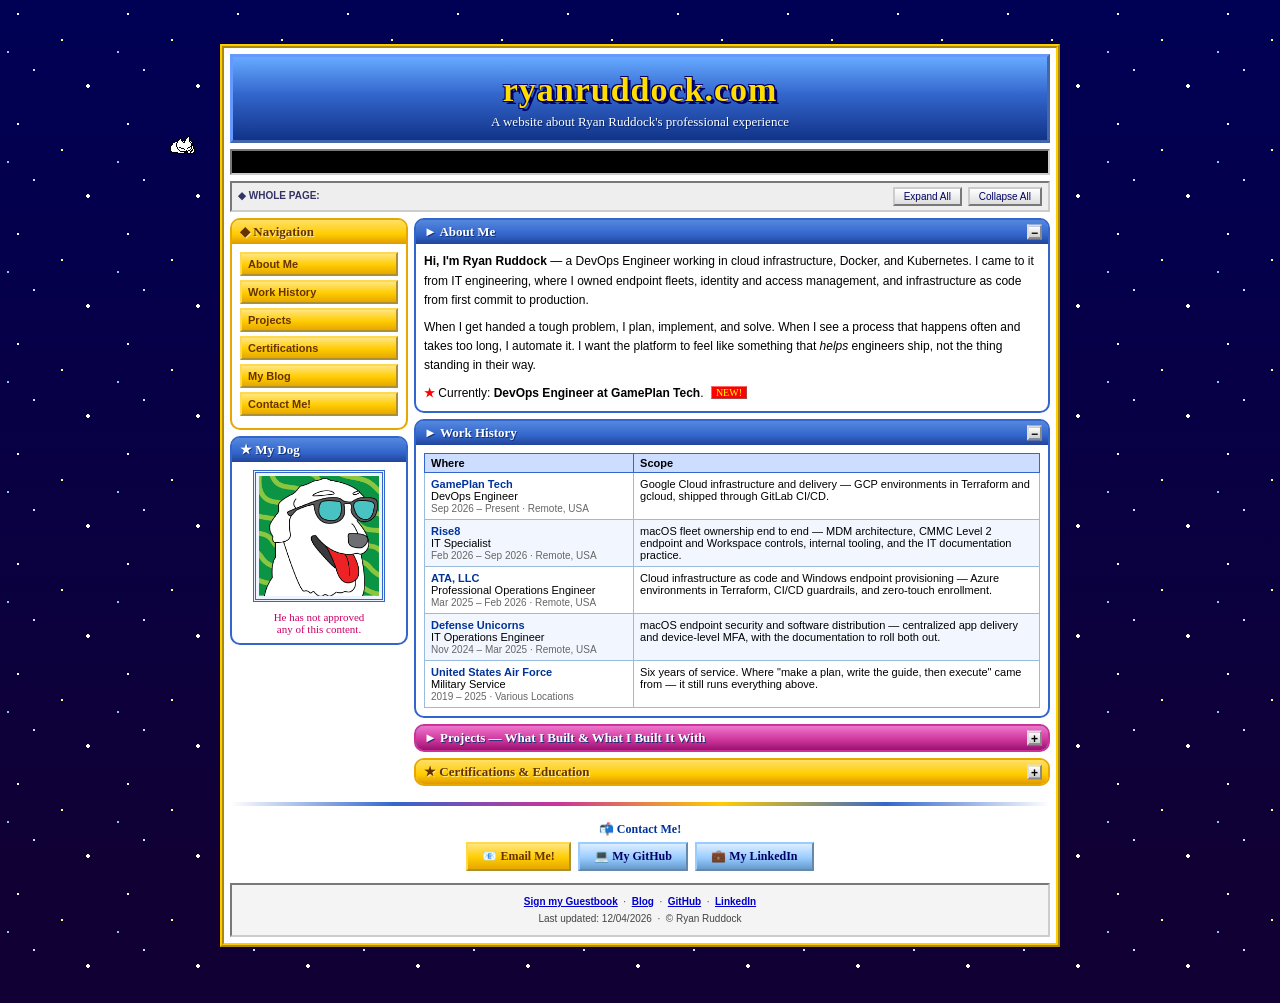
<file: index.html>
<!DOCTYPE html>
<html lang="en">
<head>
<meta charset="UTF-8">
<meta name="viewport" content="width=device-width, initial-scale=1.0">
<title>ryanruddock.com</title>
<link rel="icon" href="data:image/svg+xml,<svg xmlns=%22http://www.w3.org/2000/svg%22 viewBox=%220 0 100 100%22><text y=%22.9em%22 font-size=%2290%22>🐶</text></svg>">
<style>
/* ============================================================
   RYAN'S HOMEPAGE v4.0  ::  best viewed at 800x600
   ============================================================ */

body {
  margin: 0;
  padding: 12px 8px 30px;
  box-sizing: border-box;
  /* keep the page at least a screen tall so a fully-collapsed page
     still has something for the backdrop to sit against */
  min-height: 100vh;
  font-family: Verdana, Geneva, "MS Sans Serif", sans-serif;
  font-size: 12px;
  color: #000000;
  /* matches the far end of the gradient, so any area the gradient
     does not reach blends instead of banding */
  background-color: #110033;
  /* tiled starfield, the way God and Netscape intended */
  background-image:
    radial-gradient(1.5px 1.5px at 18px 14px, #ffffff 99%, transparent 100%),
    radial-gradient(1px 1px at 62px 40px, #ffff99 99%, transparent 100%),
    radial-gradient(1px 1px at 34px 70px, #ccddff 99%, transparent 100%),
    radial-gradient(2px 2px at 88px 86px, #ffffff 99%, transparent 100%),
    radial-gradient(1px 1px at 8px 52px, #99bbff 99%, transparent 100%),
    linear-gradient(#000055, #110033);
  background-size: 110px 110px, 110px 110px, 110px 110px, 110px 110px, 110px 110px, 100% 100%;
  /* the star layers tile; the gradient must not - it is pinned to the
     viewport so its height never depends on how much is expanded */
  background-repeat: repeat, repeat, repeat, repeat, repeat, no-repeat;
  background-attachment: scroll, scroll, scroll, scroll, scroll, fixed;
}

/* wide enough for the cat (neko/neko.js): room above and below the page
   for it to walk around the border, not just beside it */
@media (min-width: 980px) {
  body { padding-top: 44px; padding-bottom: 56px; }
}

img { max-width: 100%; }
[hidden] { display: none !important; }

a { color: #0000cc; }
a:visited { color: #660099; }
a:hover { color: #ff0000; }

/* ---- the page "shell": one big bordered table, obviously ---- */
.page {
  max-width: 820px;
  margin: 0 auto;
  background: #ffffff;
  border: 4px ridge #ffcc00;
  padding: 6px;
}

/* ============================ BANNER ======================== */
.banner {
  border: 3px outset #6699ff;
  background: #3366cc;
  background-image: linear-gradient(#66aaff, #3366cc 45%, #113388);
  text-align: center;
  padding: 14px 10px 10px;
  position: relative;
}

.banner h1 {
  margin: 0;
  font-family: "Comic Sans MS", "Chalkboard SE", cursive;
  font-size: 34px;
  line-height: 1.1;
  color: #ffdd00;
  /* chunky 90s drop shadow, no blur allowed */
  text-shadow: 3px 3px 0 #000066, -1px -1px 0 #000066, 1px -1px 0 #000066, -1px 1px 0 #000066;
  letter-spacing: 1px;
}

.banner .tag {
  margin: 6px 0 0;
  font-family: "Comic Sans MS", cursive;
  font-size: 13px;
  color: #ffffff;
  text-shadow: 1px 1px 0 #002266;
}


/* ---- scrolling news ticker ---- */
.ticker {
  border: 2px inset #cccccc;
  background: #000000;
  color: #00ff00;
  font-family: "Courier New", Courier, monospace;
  font-size: 12px;
  padding: 4px 0;
  margin-top: 6px;
  overflow: hidden;
  white-space: nowrap;
}
.ticker span {
  display: inline-block;
  padding-left: 100%;
  animation: scroll-left 26s linear infinite;
}
@keyframes scroll-left {
  0%   { transform: translateX(0); }
  100% { transform: translateX(-100%); }
}
@media (prefers-reduced-motion: reduce) {
  .ticker span { animation: none; padding-left: 8px; white-space: normal; }
}

/* ---- global expand/collapse strip ---- */
.allctl {
  margin-top: 6px;
  border: 2px inset #cccccc;
  background: #eeeeee;
  padding: 4px 6px;
  text-align: right;
  font-size: 10px;
  color: #555555;
}
.allctl .lbl { float: left; padding-top: 3px; font-weight: bold; color: #333366; }
.minibtn {
  border: 2px outset #cccccc;
  background: linear-gradient(#ffffff, #dddddd);
  font-family: "MS Sans Serif", Verdana, sans-serif;
  font-size: 10px;
  color: #000066;
  padding: 2px 9px;
  margin-left: 3px;
  cursor: pointer;
}
.minibtn:hover { border-style: inset; color: #cc0000; }

/* ============================ LAYOUT ======================== */
.layout {
  display: flex;
  gap: 6px;
  margin-top: 6px;
  align-items: flex-start;
}

.sidebar { width: 178px; flex-shrink: 0; }
.main    { flex: 1; min-width: 0; }

/* ============ the collapsible Neopets-ish module ============ */
.mod {
  border: 2px solid #3366cc;
  border-radius: 10px;
  background: #ffffff;
  margin-bottom: 6px;
  overflow: hidden;
}

.mod > summary,
.mod > h2 {
  /* kill the native triangle; we are drawing our own [+]/[-] */
  display: block;
  list-style: none;
  cursor: pointer;
  user-select: none;
  position: relative;
  margin: 0;
  font-family: "Comic Sans MS", cursive;
  font-weight: bold;
  font-size: 13px;
  color: #ffffff;
  background: #3366cc;
  background-image: linear-gradient(#5588dd, #3366cc 60%, #224499);
  padding: 4px 30px 4px 8px;
  text-shadow: 1px 1px 0 #113377;
}
/* the non-collapsible ones carry no toggle widget, so reclaim the space */
.mod > h2 { cursor: default; padding-right: 8px; }
.mod > summary::-webkit-details-marker { display: none; }
.mod > summary:hover { filter: brightness(1.12); }
.mod > summary:focus-visible { outline: 2px dotted #ffff00; outline-offset: -4px; }

/* the [+] / [-] toggle box, right-aligned like an old window widget */
.mod > summary::after {
  content: "\2212";                 /* minus when open */
  position: absolute;
  top: 50%;
  right: 6px;
  transform: translateY(-50%);
  width: 15px;
  height: 15px;
  line-height: 13px;
  text-align: center;
  font-family: "MS Sans Serif", Verdana, sans-serif;
  font-size: 12px;
  font-weight: bold;
  color: #000000;
  text-shadow: none;
  background: linear-gradient(#ffffff, #cccccc);
  border: 2px outset #dddddd;
  box-sizing: border-box;
}
.mod:not([open]) > summary::after { content: "+"; }
.mod > summary:active::after { border-style: inset; }

.mod > .body { padding: 8px; }

/* colour variants */
.mod.gold { border-color: #e6a700; }
.mod.gold > summary,
.mod.gold > h2 {
  background: #ffcc00;
  background-image: linear-gradient(#ffe066, #ffcc00 60%, #e09900);
  color: #663300;
  text-shadow: 1px 1px 0 #ffeeaa;
}
.mod.pink  { border-color: #cc3399; }
.mod.pink  > summary,
.mod.pink  > h2 { background-image: linear-gradient(#ee77cc, #cc3399 60%, #99126f); }
.mod.green { border-color: #339933; }
.mod.green > summary,
.mod.green > h2 { background-image: linear-gradient(#66cc66, #339933 60%, #1d6b1d); }

/* ============================ SIDEBAR ======================= */
.navlist { list-style: none; margin: 0; padding: 0; }
.navlist li { margin: 0 0 4px; }
.navlist a {
  display: block;
  border: 2px outset #ffd94d;
  background: #ffcc00;
  background-image: linear-gradient(#ffe680, #ffcc00 55%, #e6a700);
  color: #663300;
  font-weight: bold;
  font-size: 11px;
  text-decoration: none;
  padding: 4px 6px;
}
.navlist a:hover {
  border-style: inset;
  background-image: linear-gradient(#e6a700, #ffcc00 55%, #ffe680);
  color: #cc0000;
}
.navlist a:visited { color: #663300; }

.petframe { text-align: center; }
.petframe img {
  width: 120px;
  height: 120px;
  object-fit: cover;
  border: 3px double #3366cc;
  background: #eef4ff;
  padding: 3px;
}
.petframe p {
  margin: 6px 0 0;
  font-family: "Comic Sans MS", cursive;
  font-size: 11px;
  color: #cc0066;
}

/* ---- hit counter, the single most important element ---- */
.counter { text-align: center; font-family: "Courier New", monospace; }
.counter .digits {
  display: inline-block;
  background: #000000;
  border: 2px inset #999999;
  padding: 3px 5px;
  letter-spacing: 3px;
  font-size: 18px;
  color: #ff3300;
  text-shadow: 0 0 4px #ff6600;
}
.counter small { display: block; margin-top: 4px; color: #555555; font-size: 9px; }

/* ============================ CONTENT ======================= */
.main p { margin: 0 0 8px; line-height: 1.6; }
.main p:last-child { margin-bottom: 0; }

.blink {
  color: #ff0000;
  font-weight: bold;
  animation: blinker 1.1s steps(2, start) infinite;
}
@keyframes blinker { to { visibility: hidden; } }
@media (prefers-reduced-motion: reduce) { .blink { animation: none; } }

.new-tag {
  font-family: "Comic Sans MS", cursive;
  font-size: 10px;
  color: #ffff00;
  background: #ff0000;
  border: 1px outset #ff6666;
  padding: 0 4px;
  margin-left: 4px;
  vertical-align: middle;
}

/* ---- work history table ---- */
table.jobs { width: 100%; border-collapse: collapse; font-size: 11px; }
table.jobs th {
  background: #ccddff;
  border: 1px solid #3366cc;
  text-align: left;
  padding: 3px 6px;
  font-size: 11px;
}
table.jobs td { border: 1px solid #99bbdd; padding: 5px 6px; vertical-align: top; background: #ffffff; }
table.jobs tr:nth-child(even) td { background: #f2f7ff; }
.job-title { font-weight: bold; color: #003399; }
.job-dates { color: #666666; font-size: 10px; white-space: nowrap; }

.fam.dec > summary { background-image: linear-gradient(#c68ab5, #97407f 55%, #74275f); }
.fam.dec .ctitle { color: #6b1450; font-weight: bold; }

/* ---- tools + clickable architecture diagram ---- */
.toolrow { display: flex; flex-wrap: wrap; gap: 4px; margin: 0 0 9px; }
.tool {
  display: inline-block; border: 2px outset #cfd9e6;
  background: linear-gradient(#ffffff, #dde6f2);
  padding: 2px 7px; font-size: 10px; font-weight: bold; color: #113366; white-space: nowrap;
}
.tool.t-j { border-color: #b8d4b8; background: linear-gradient(#ffffff, #d8ecd8); color: #14521a; }
.tool.t-i { border-color: #e6cfe0; background: linear-gradient(#ffffff, #f2dcec); color: #6b1450; }
.tool.t-w { border-color: #e8d9b0; background: linear-gradient(#ffffff, #f7ecd0); color: #6b5010; }

.statusflag {
  display: inline-block; border: 2px outset #ffd94d;
  background: linear-gradient(#ffe680, #ffcc00 55%, #e6a700);
  color: #663300; font-family: "Comic Sans MS", cursive; font-size: 10px;
  padding: 0 6px; margin-left: 6px; vertical-align: middle;
}

.diagram { display: block; border: 3px double #3366cc; background: #ffffff; padding: 4px; text-decoration: none; }
.diagram:hover, .diagram:focus-visible { border-color: #cc0000; }
.diagram img { display: block; width: 100%; height: auto; }
.diagram .cap {
  display: block; font-size: 9px; letter-spacing: 0.5px; font-weight: bold;
  color: #336699; background: #eef4ff; padding: 3px 4px; text-align: center; margin-top: 4px;
}
.diagram:hover .cap, .diagram:focus-visible .cap { color: #cc0000; }

/* full-size diagram lightbox, :target only, no script */
.lb { display: none; position: fixed; inset: 0; z-index: 900; background: rgba(8,4,30,0.88); padding: 14px; }
.lb:target { display: flex; flex-direction: column; }
.lb-back { position: absolute; inset: 0; z-index: 0; display: block; cursor: default; }
.lb-frame {
  position: relative; z-index: 1; max-width: 1140px; width: 100%; margin: 0 auto;
  background: #ffffff; border: 4px ridge #ffcc00; padding: 4px;
  display: flex; flex-direction: column; min-height: 0; flex: 1;
}
.lb-bar {
  display: flex; align-items: center; gap: 8px; flex-shrink: 0;
  background-image: linear-gradient(#5588dd, #3366cc 60%, #224499); padding: 4px 6px;
}
.lb-title { font-family: "Comic Sans MS", cursive; font-size: 12px; color: #ffffff; text-shadow: 1px 1px 0 #113377; margin-right: auto; }
.lb-btn {
  border: 2px outset #dddddd; background: linear-gradient(#ffffff, #cccccc);
  color: #000000 !important; font-family: "MS Sans Serif", Verdana, sans-serif;
  font-size: 10px; font-weight: bold; text-decoration: none; padding: 1px 8px; line-height: 15px;
}
.lb-btn:hover { border-style: inset; color: #cc0000 !important; }
.lb-scroll { flex: 1; overflow: auto; background: #ffffff; min-height: 0; display: flex; }
.lb-scroll img { margin: auto; max-width: 100%; height: auto; }
.lb-hint { position: relative; z-index: 1; text-align: center; font-size: 10px; color: #ccddff; padding-top: 8px; flex-shrink: 0; pointer-events: none; }
.lb-hint a { color: #ffff99; pointer-events: auto; }

/* ---- screenshot thumbnails on a project card ---- */
.shots { display: flex; gap: 8px; flex-wrap: wrap; margin: 0 0 4px; }
.shot {
  flex: 1 1 210px;
  min-width: 0;
  display: block;
  text-decoration: none;
  border: 3px double #3366cc;
  background: #131414;
  padding: 3px;
}
.shot:hover, .shot:focus-visible { border-color: #cc0000; }
.shot img { display: block; width: 100%; height: auto; aspect-ratio: 640 / 500; }
.shot span {
  display: block;
  font-size: 9px;
  letter-spacing: 0.5px;
  color: #336699;
  background: #eef4ff;
  padding: 3px 4px;
  text-align: center;
  font-weight: bold;
}
.shot:hover span, .shot:focus-visible span { color: #cc0000; }
.shotnote { font-size: 9px; color: #777777; margin: 0 0 9px; }

/* ---- in-page demo viewer, opened by :target, no script needed ---- */
.viewer {
  display: none;
  position: fixed;
  inset: 0;
  z-index: 900;
  background: rgba(8, 4, 30, 0.86);
  padding: 14px;
}
.viewer:target { display: flex; flex-direction: column; }

/* a full-bleed link behind the window: clicking anywhere outside closes it */
.viewer-backdrop {
  position: absolute;
  inset: 0;
  z-index: 0;
  display: block;
  cursor: default;
}
.viewer-frame {
  position: relative;
  z-index: 1;
  max-width: 1120px;
  width: 100%;
  margin: 0 auto;
  flex: 1;
  display: flex;
  flex-direction: column;
  background: #ffffff;
  border: 4px ridge #ffcc00;
  padding: 4px;
  min-height: 0;
}
.viewer-bar {
  display: flex;
  align-items: center;
  gap: 8px;
  background: #3366cc;
  background-image: linear-gradient(#5588dd, #3366cc 60%, #224499);
  padding: 4px 6px;
  flex-shrink: 0;
}
.viewer-title {
  font-family: "Comic Sans MS", cursive;
  font-size: 12px;
  color: #ffffff;
  text-shadow: 1px 1px 0 #113377;
  margin-right: auto;
}
.viewer-btn {
  border: 2px outset #dddddd;
  background: linear-gradient(#ffffff, #cccccc);
  color: #000000;
  font-family: "MS Sans Serif", Verdana, sans-serif;
  font-size: 10px;
  font-weight: bold;
  text-decoration: none;
  padding: 1px 8px;
  line-height: 15px;
}
.viewer-btn:hover { border-style: inset; color: #cc0000; }
.viewer-btn:visited { color: #000000; }
.viewer iframe {
  flex: 1;
  width: 100%;
  border: 0;
  background: #131414;
  min-height: 0;
}
.viewer-hint {
  position: relative;
  z-index: 1;
  text-align: center;
  font-size: 10px;
  color: #ccddff;
  padding-top: 8px;
  flex-shrink: 0;
  pointer-events: none;
}
.viewer-hint a { pointer-events: auto; }
.viewer-hint a { color: #ffff99; }

/* ============== PROJECT CARDS (also collapsible) ============ */
/* each project is its own raised window: title bar, body, hard shadow.
   with every card expanded you can still see where one ends and the
   next one starts. */
.proj {
  border: 2px outset #c3d2e2;
  background: #ffffff;
  margin-bottom: 14px;
  box-shadow: 3px 3px 0 rgba(0, 0, 60, 0.22);
}
.proj:last-child { margin-bottom: 3px; }

.proj > summary {
  display: block;
  list-style: none;
  cursor: pointer;
  user-select: none;
  position: relative;
  padding: 6px 30px 6px 9px;
  background: #40658a;
  background-image: linear-gradient(#7d9dbd, #40658a 55%, #294a6b);
  border-bottom: 2px solid #22405c;
}
.proj > summary::-webkit-details-marker { display: none; }
.proj > summary:hover { filter: brightness(1.13); }
.proj > summary:focus-visible { outline: 2px dotted #ffff00; outline-offset: -4px; }

/* the open/close widget, drawn like an old window button */
.proj > summary::after {
  content: "\25B8";                 /* right-pointing when closed */
  position: absolute;
  top: 50%;
  right: 7px;
  transform: translateY(-50%);
  width: 15px;
  height: 15px;
  line-height: 12px;
  text-align: center;
  font-size: 10px;
  color: #000000;
  text-shadow: none;
  background: linear-gradient(#ffffff, #cccccc);
  border: 2px outset #dddddd;
  box-sizing: border-box;
}
.proj[open] > summary::after { content: "\25BE"; }
.proj > summary:active::after { border-style: inset; }

.p-title {
  display: block;
  font-family: "Comic Sans MS", cursive;
  font-size: 13px;
  color: #ffffff;
  text-shadow: 1px 1px 0 #1c3a56;
  line-height: 1.25;
}
.p-where {
  display: block;
  font-size: 10px;
  color: #d3e3f2;
  margin-top: 2px;
  text-shadow: 1px 1px 0 #26455f;
}

.p-body { padding: 10px; background: #f7faff; }
.p-body .what { margin: 0 0 7px; line-height: 1.55; font-size: 11px; }
.p-body .outcome {
  margin: 0 0 7px;
  font-size: 11px;
  background: #ffffcc;
  border-left: 4px solid #ffcc00;
  padding: 4px 7px;
  line-height: 1.5;
}
.stack-label {
  font-size: 9px;
  letter-spacing: 1px;
  color: #336699;
  font-weight: bold;
  display: block;
  margin-bottom: 4px;
}
.stack { display: flex; flex-wrap: wrap; gap: 4px; }
.stack .chip {
  border: 2px outset #cfd9e6;
  background: linear-gradient(#ffffff, #dde6f2);
  padding: 2px 7px;
  font-size: 10px;
  color: #113366;
  white-space: nowrap;
}
.stack .chip b { color: #003399; }
dl.usage { margin: 6px 0 0; font-size: 10px; }
dl.usage dt { font-weight: bold; color: #003399; margin-top: 5px; }
dl.usage dd { margin: 1px 0 0 12px; color: #333333; line-height: 1.5; }

/* ---- certificate "trophies" ---- */
ul.trophies { list-style: none; margin: 0; padding: 0; font-size: 11px; }
ul.trophies li { border-bottom: 1px dotted #aaaaaa; padding: 4px 2px; }
ul.trophies li:last-child { border-bottom: 0; }
ul.trophies .when { color: #777777; font-size: 10px; }

/* ---- GUESTBOOK ---- */
.gb-form { background: #eef4ff; border: 2px inset #cccccc; padding: 8px; margin-bottom: 8px; }
.gb-row { margin-bottom: 6px; }
.gb-row label {
  display: block;
  font-size: 10px;
  font-weight: bold;
  color: #003399;
  margin-bottom: 2px;
  letter-spacing: 0.5px;
}
.gb-form input[type="text"],
.gb-form textarea {
  width: 100%;
  box-sizing: border-box;
  border: 2px inset #bbbbbb;
  background: #ffffff;
  font-family: Verdana, sans-serif;
  font-size: 11px;
  padding: 4px;
  color: #000000;
}
.gb-form textarea { resize: vertical; min-height: 58px; }
.gb-form button {
  border: 2px outset #ffd94d;
  background: linear-gradient(#ffe680, #ffcc00 55%, #e6a700);
  color: #663300;
  font-family: "Comic Sans MS", cursive;
  font-weight: bold;
  font-size: 12px;
  padding: 4px 16px;
  cursor: pointer;
}
.gb-form button:hover { border-style: inset; color: #cc0000; }
.gb-form button[disabled] { opacity: 0.6; cursor: default; }
.gb-hint { font-size: 9px; color: #666666; margin: 4px 0 0; }
.gb-status { font-size: 10px; font-weight: bold; margin: 6px 0 0; min-height: 13px; }
.gb-status.ok  { color: #007700; }
.gb-status.err { color: #cc0000; }

.gb-entry { border-top: 1px dashed #99aabb; padding: 7px 2px; }
.gb-entry:first-child { border-top: 0; }
.gb-head { font-size: 10px; color: #666666; margin-bottom: 3px; }
.gb-head .who { font-weight: bold; color: #cc0066; font-size: 11px; }
.gb-msg { font-size: 11px; line-height: 1.55; margin: 0; word-wrap: break-word; }
.gb-empty { font-size: 11px; color: #666666; font-style: italic; }

hr.fancy {
  height: 4px;
  border: 0;
  margin: 10px 0;
  background: linear-gradient(90deg, #ffffff, #3366cc, #cc3399, #ffcc00, #3366cc, #ffffff);
}

/* ---- 88x31 badges, the currency of the old web ---- */

/* ---- footer ---- */
.footer {
  margin-top: 6px;
  border: 2px inset #cccccc;
  background: #f4f4f4;
  padding: 8px;
  text-align: center;
  font-size: 10px;
  color: #444444;
  line-height: 1.7;
}
.footer a { font-weight: bold; }

.linkbar {
  position: relative;
  isolation: isolate;          /* keeps the highlight layer behind the buttons, above the page */
  text-align: center;
  margin-bottom: 6px;
  padding: 6px 4px 4px;
  border-radius: 10px;
}
.linkbar .lbl {
  display: block;
  font-family: "Comic Sans MS", cursive;
  font-size: 12px;
  font-weight: bold;
  color: #003399;
  margin-bottom: 3px;
}
.linkbar a {
  display: inline-block;
  border: 2px outset #99ccff;
  background: linear-gradient(#ddeeff, #99ccff 55%, #6699cc);
  color: #000066 !important;
  font-weight: bold;
  font-size: 12px;
  text-decoration: none;
  padding: 5px 14px;
  margin: 2px;
  font-family: "Comic Sans MS", cursive;
}
.linkbar a:hover { border-style: inset; color: #cc0000 !important; }
.linkbar a.email {
  border-color: #ffd94d;
  background: linear-gradient(#ffe680, #ffcc00 55%, #e6a700);
  color: #663300 !important;
}
/* "Contact Me!" in the nav: the bar lights up so it is obvious where you
   landed -- a gold-and-pink gradient sweeps across while a golden glow
   pulses three times, then it all fades. A class, not :target, so it
   replays on every click. Drawn on ::before so it can fade as one layer. */
.linkbar::before {
  content: "";
  position: absolute;
  inset: 0;
  z-index: -1;
  border-radius: 10px;
  opacity: 0;
  pointer-events: none;
  background: linear-gradient(110deg, #fff4cc 0%, #ffd700 18%, #ffb347 34%, #ff9ad5 50%, #ffb347 66%, #ffd700 82%, #fff4cc 100%);
  background-size: 300% 100%;
}
.linkbar.flash::before {
  animation: contact-glow 3s ease-in-out, contact-shimmer 3s linear;
}
@keyframes contact-glow {
  0%   { opacity: 0;    box-shadow: 0 0 0 0 rgba(255, 193, 7, 0); }
  12%  { opacity: 1;    box-shadow: 0 0 16px 5px rgba(255, 193, 7, 0.75); }
  25%  { opacity: 0.75; box-shadow: 0 0 4px 1px rgba(255, 193, 7, 0.35); }
  38%  { opacity: 1;    box-shadow: 0 0 16px 5px rgba(255, 193, 7, 0.75); }
  51%  { opacity: 0.75; box-shadow: 0 0 4px 1px rgba(255, 193, 7, 0.35); }
  64%  { opacity: 1;    box-shadow: 0 0 16px 5px rgba(255, 193, 7, 0.75); }
  100% { opacity: 0;    box-shadow: 0 0 0 0 rgba(255, 193, 7, 0); }
}
@keyframes contact-shimmer {
  from { background-position: 100% 0; }
  to   { background-position: 0% 0; }
}
@media (prefers-reduced-motion: reduce) {
  /* the gradient, still: one gentle fade in and out, no pulses or sweep */
  .linkbar.flash::before { animation: contact-fade 3s ease-in-out; background-position: 50% 0; }
  @keyframes contact-fade { 0%, 100% { opacity: 0; } 20%, 70% { opacity: 1; } }
}



/* ---- Latest From My Blog ---- */
.mod > h2 .new-tag { text-shadow: none; }
a.latest {
  display: block;
  text-decoration: none;
  color: #000000;
  border: 2px outset #f2c6e3;
  background: linear-gradient(#ffffff, #fff0fa);
  padding: 8px 10px;
}
a.latest:hover { border-style: inset; }
a.latest:hover .latest-title { color: #cc0000; }
.latest-title { display: block; font-family: "Comic Sans MS", cursive; font-size: 15px; font-weight: bold; color: #99126f; }
.latest-when { display: block; font-size: 10px; color: #777777; margin: 2px 0 5px; }
.latest-excerpt { display: block; font-size: 11px; line-height: 1.55; color: #333333; }
.latest-more { display: inline-block; margin-top: 5px; font-size: 11px; font-weight: bold; color: #0000cc; text-decoration: underline; }
ul.latest-more-posts { list-style: none; margin: 8px 0 0; padding: 0; font-size: 11px; }
ul.latest-more-posts li { padding: 3px 2px; border-top: 1px dotted #cccccc; }
ul.latest-more-posts .when { color: #777777; font-size: 10px; }
.latest-all { margin: 6px 0 0 !important; font-size: 11px; text-align: right; }
.latest-all a { font-weight: bold; }

/* the author's own way in: shown only when this browser holds the blog token */
.navlist a.nav-write {
  border-color: #ee77cc;
  background-image: linear-gradient(#ffd6f0, #ee77cc 55%, #cc3399);
  color: #ffffff;
  text-shadow: 1px 1px 0 #99126f;
}
.navlist a.nav-write:visited { color: #ffffff; }

/* ============================ SMALL SCREENS ================= */
@media (max-width: 640px) {
  .layout { flex-direction: column; }
  .sidebar { width: auto; align-self: stretch; }
  .banner h1 { font-size: 22px; }
  .navlist { display: grid; grid-template-columns: 1fr 1fr; gap: 4px; }
  .navlist li { margin: 0; }
  table.jobs, table.jobs tbody, table.jobs tr, table.jobs td { display: block; width: 100%; box-sizing: border-box; }
  table.jobs thead { display: none; }
  .job-dates { display: block; white-space: normal; }
  .allctl { text-align: center; }
  .allctl .lbl { float: none; display: block; margin-bottom: 3px; }
}
</style>
</head>
<body>

<div class="page">

  <!-- ===================== BANNER ===================== -->
  <div class="banner">
    <h1>ryanruddock.com</h1>
    <p class="tag">A website about Ryan Ruddock's professional experience</p>
  </div>

  <div class="ticker"><span>
    NEW JOB: DevOps Engineer at GamePlan Tech!!
    &nbsp;&nbsp;&#9642;&nbsp;&nbsp; NEWS: Rise8 passed its CMMC Level 2 assessment with ZERO PO&amp;AMs!!
    &nbsp;&nbsp;&#9642;&nbsp;&nbsp; ~200 macOS devices migrated from Rippling to Jamf in about a month
    &nbsp;&nbsp;&#9642;&nbsp;&nbsp; NEW: Jamf Certified Associate x2 (Pro + Protect)
    &nbsp;&nbsp;&#9642;&nbsp;&nbsp; Sign the guestbook, it is a real guestbook &nbsp;&nbsp;&#9642;&nbsp;&nbsp;
  </span></div>

  <div class="allctl">
    <span class="lbl">&#9670; WHOLE PAGE:</span>
    <button type="button" class="minibtn" id="all-expand">Expand All</button>
    <button type="button" class="minibtn" id="all-collapse">Collapse All</button>
  </div>

  <div class="layout">

    <!-- ===================== SIDEBAR ===================== -->
    <div class="sidebar">

      <div class="mod gold" id="m-nav">
        <h2>&#9670; Navigation</h2>
        <div class="body">
          <ul class="navlist">
            <li><a href="#about">About Me</a></li>
            <li><a href="#jobs">Work History</a></li>
            <li><a href="#projects">Projects</a></li>
            <li><a href="#trophies">Certifications</a></li>
            <li><a href="./blog.html">My Blog</a></li>
            <li id="nav-write" hidden><a href="./write.html" class="nav-write">&#9998; Write a Post</a></li>
            <li><a href="#guestbook">Guestbook</a></li>
            <li><a href="#contact">Contact Me!</a></li>
          </ul>
        </div>
      </div>

      <div class="mod" id="m-dog">
        <h2>&#9733; My Dog</h2>
        <div class="body petframe">
          <img src="dog.png" alt="Ryan's dog">
          <p>He has not approved<br>any of this content.</p>
        </div>
      </div>

      <div class="mod green" id="m-visitors">
        <h2>&#9998; Visitors</h2>
        <div class="body counter">
          <div class="digits" id="hit-counter">0000000</div>
          <small id="hit-caption">counting&hellip;</small>
        </div>
      </div>

    </div>

    <!-- ===================== MAIN ===================== -->
    <div class="main">

      <!-- ABOUT -->
      <details class="mod" id="about" open>
        <summary>&#9658; About Me</summary>
        <div class="body">
          <p><b>Hi, I'm Ryan Ruddock</b> &mdash; a DevOps Engineer working in cloud infrastructure, Docker, and
          Kubernetes. I came to it from IT engineering, where I owned endpoint fleets, identity and access
          management, and infrastructure as code from first commit to production.</p>
          <p>When I get handed a tough problem, I plan, implement, and solve. When I see a process that happens often
          and takes too long, I automate it. I want the platform to feel like something that <i>helps</i> engineers
          ship, not the thing standing in their way.</p>
          <p style="margin-bottom:0;"><span class="blink">&#9733;</span> Currently: <b>DevOps Engineer at GamePlan Tech</b>.
          <span class="new-tag">NEW!</span></p>
        </div>
      </details>

      <!-- LATEST FROM THE BLOG: filled from the API; stays hidden if there
           are no posts or the backend is unreachable -->
      <div class="mod pink" id="m-blog" hidden>
        <h2>&#9998; Latest From My Blog <span class="new-tag" id="blog-new" hidden>NEW!</span></h2>
        <div class="body">
          <a class="latest" id="latest-link" href="./blog.html">
            <span class="latest-title" id="latest-title"></span>
            <span class="latest-when" id="latest-when"></span>
            <span class="latest-excerpt" id="latest-excerpt"></span>
            <span class="latest-more">Read it &raquo;</span>
          </a>
          <ul class="latest-more-posts" id="latest-others"></ul>
          <p class="latest-all"><a href="./blog.html">&#9733; All posts</a></p>
        </div>
      </div>

      <!-- WORK HISTORY -->
      <details class="mod" id="jobs" open>
        <summary>&#9658; Work History</summary>
        <div class="body">
          <table class="jobs">
            <thead>
              <tr><th style="width:34%;">Where</th><th>Scope</th></tr>
            </thead>
            <tbody>
              <tr>
                <td>
                  <span class="job-title">GamePlan Tech</span><br>DevOps Engineer<br>
                  <span class="job-dates">Sep 2026 &ndash; Present &middot; Remote, USA</span>
                </td>
                <td>Google Cloud infrastructure and delivery &mdash; GCP environments in Terraform and gcloud, shipped
                through GitLab CI/CD.</td>
              </tr>
              <tr>
                <td>
                  <span class="job-title">Rise8</span><br>IT Specialist<br>
                  <span class="job-dates">Feb 2026 &ndash; Sep 2026 &middot; Remote, USA</span>
                </td>
                <td>macOS fleet ownership end to end &mdash; MDM architecture, CMMC Level 2 endpoint and Workspace
                controls, internal tooling, and the IT documentation practice.</td>
              </tr>
              <tr>
                <td>
                  <span class="job-title">ATA, LLC</span><br>Professional Operations Engineer<br>
                  <span class="job-dates">Mar 2025 &ndash; Feb 2026 &middot; Remote, USA</span>
                </td>
                <td>Cloud infrastructure as code and Windows endpoint provisioning &mdash; Azure environments in
                Terraform, CI/CD guardrails, and zero-touch enrollment.</td>
              </tr>
              <tr>
                <td>
                  <span class="job-title">Defense Unicorns</span><br>IT Operations Engineer<br>
                  <span class="job-dates">Nov 2024 &ndash; Mar 2025 &middot; Remote, USA</span>
                </td>
                <td>macOS endpoint security and software distribution &mdash; centralized app delivery and
                device-level MFA, with the documentation to roll both out.</td>
              </tr>
              <tr>
                <td>
                  <span class="job-title">United States Air Force</span><br>Military Service<br>
                  <span class="job-dates">2019 &ndash; 2025 &middot; Various Locations</span>
                </td>
                <td>Six years of service. Where "make a plan, write the guide, then execute" came from &mdash; it
                still runs everything above.</td>
              </tr>
            </tbody>
          </table>
        </div>
      </details>

      <!-- ===================== PROJECTS ===================== -->
      <details class="mod pink" id="projects">
        <summary>&#9658; Projects &mdash; What I Built &amp; What I Built It With</summary>
        <div class="body">

          <div class="allctl" style="margin-top:0;margin-bottom:8px;">
            <span class="lbl">&#9670; PROJECTS:</span>
            <button type="button" class="minibtn" id="proj-expand">Expand All</button>
            <button type="button" class="minibtn" id="proj-collapse">Collapse All</button>
          </div>

          <details class="proj" id="p-nexus">
            <summary>
              <span class="p-title">Project Nexus &mdash; App Vetting Pipeline</span>
              <span class="p-where">Rise8 &middot; 2026 &middot; designed and built solo</span>
            </summary>
            <div class="p-body">
              <p class="what">IT had no way to vet or track the unapproved apps showing up across the fleet. Nexus is
              an internal platform that pulls flagged apps out of Jamf, researches them automatically, and runs them
              through an approve/restrict decision that pushes back down to the devices.</p>
              <p class="outcome"><b>Outcome:</b> ad-hoc app requests became a monitored pipeline.</p>
              <div class="shots">
                <a class="shot" href="#demo-analytics">
                  <img src="./thumbs/nexus-analytics.png" alt="Helpdesk analytics view: KPI cards, ticket volume chart, breakdown by ticket type" width="640" height="500" loading="lazy">
                  <span>HELPDESK ANALYTICS</span>
                </a>
                <a class="shot" href="#demo-apps">
                  <img src="./thumbs/nexus-apps.png" alt="App approval dashboard: risk summary pills and app cards with risk stripes" width="640" height="500" loading="lazy">
                  <span>APP APPROVAL DASHBOARD</span>
                </a>
              </div>
              <p class="shotnote">&#9656; screenshots of the demo. Click either to open it right here on the page &mdash;
              or <a href="./nexus.html" target="_blank" rel="noopener">open it full screen</a>.</p>
              <span class="stack-label">&#9656; STACK &amp; HOW IT WAS USED</span>
              <div class="stack">
                <span class="chip"><b>Jamf Suite</b></span>
                <span class="chip"><b>Wiki.js</b></span>
                <span class="chip"><b>App Store API</b></span>
                <span class="chip"><b>NIST CVE</b></span>
                <span class="chip"><b>AI-assisted research</b></span>
              </div>
              <dl class="usage">
                <dt>Jamf Suite &rarr; inventory</dt>
                <dd>An extension attribute reports non-baseline apps per device, turning "what is installed
                out there?" into a queryable inventory instead of a guess.</dd>
                <dt>App Store API, NIST CVE, AI-assisted research &rarr; safety review</dt>
                <dd>Each flagged app gets researched across publisher reputation and known CVEs, so a
                decision is evidence-backed rather than a gut call.</dd>
                <dt>Jamf Suite &rarr; enforcement</dt>
                <dd>Approved apps get published to the internal app store; restricted apps get removed from
                the device. The decision and the enforcement are the same action.</dd>
                <dt>Wiki.js &rarr; the list people actually read</dt>
                <dd>The approved software list lives on the company wiki. Nexus seeds from that page and
                writes back to it, so the human-readable list and the list being enforced on devices never
                drift apart.</dd>
              </dl>
            </div>
          </details>

          <details class="proj" id="p-cmmc">
            <summary>
              <span class="p-title">CMMC Level 2 &mdash; Endpoint &amp; Workspace Controls</span>
              <span class="p-where">Rise8 &middot; 2026 &middot; owned the control set through C3PAO assessment</span>
            </summary>
            <div class="p-body">
              <p class="what">A CMMC Level 2 assessment is a third party checking your NIST SP 800-171 implementation,
              one control objective at a time. I owned the controls a managed Apple fleet and Google Workspace answer
              for &mdash; 85 objectives across eight families &mdash; implementing the configuration, producing the
              evidence, and demonstrating the running system to the assessor.</p>
              <p class="outcome"><b>Outcome:</b> passed with <b>0 PO&amp;AMs</b> &mdash; nothing deferred to a
              remediation plan.</p>
              <p class="what">The architecture is two control planes. Identity enforces who and from where; device
              management enforces what the endpoint is allowed to be. A screenshot proves a setting was true once on
              one machine &mdash; an assessor wants to know it is enforced fleet-wide and what happens when a device
              drifts, which is an answer only the management plane can give.</p>
              <div class="toolrow">
                <span class="tool t-j">Jamf Pro</span><span class="tool t-j">Jamf Protect</span>
                <span class="tool t-m">macOS</span><span class="tool t-i">iOS / iPadOS</span>
                <span class="tool t-w">Google Workspace</span><span class="tool">NIST SP 800-171</span>
              </div>
              <a class="diagram" href="#d-cmmc">
                <img src="./diagrams/cmmc-endpoint.svg" alt="Architecture: identity and device control planes enforcing onto a managed fleet, reporting evidence upward" width="900" height="520" loading="lazy">
                <span class="cap">&#9656; ARCHITECTURE &mdash; CLICK TO ENLARGE</span>
              </a>
            </div>
          </details>

          <details class="proj" id="p-awboundary">
            <summary>
              <span class="p-title">GCP Assured Workloads &mdash; CUI Boundary as Code</span>
              <span class="p-where">Rise8 &middot; 2026 &middot; designed and written solo</span>
            </summary>
            <div class="p-body">
              <p class="what">A CMMC Level 2 / FedRAMP Moderate data boundary in Google Cloud, written as Terraform.
              Scope is one folder: everything regulated lives there and nothing outside it does. The folder carries 54
              org policy constraints, a service-controls perimeter and a deny-by-default firewall, and a project
              inside it cannot widen that envelope.</p>
              <p class="outcome"><b>Outcome:</b> the boundary exists as code &mdash; reviewable, reproducible, and enforcing before anything regulated landed in it.</p>
              <p class="what">Two choices shaped it. It was built on an <b>empty</b> folder &mdash; a constraint costs
              nothing until something runs under it, and the same constraint over a live workload needs an impact
              assessment and a change window. And the pipeline is the change process: the identity that reviews cannot
              write, the identity that applies is fenced to this folder by an IAM condition, and no credential is
              stored anywhere.</p>
              <div class="toolrow">
                <span class="tool t-j">Terraform</span><span class="tool t-w">Assured Workloads</span>
                <span class="tool t-w">Org Policy</span><span class="tool t-i">VPC Service Controls</span>
                <span class="tool t-m">Hierarchical Firewall</span><span class="tool t-m">Cloud KMS</span>
                <span class="tool t-j">GitLab CI</span>
              </div>
              <a class="diagram" href="#d-aw">
                <img src="./diagrams/gcp-boundary-v2.svg" alt="Architecture: org node inheritance into a constrained CUI folder, with perimeter, firewall, pipeline and drift detection" width="900" height="560" loading="lazy">
                <span class="cap">&#9656; ARCHITECTURE &mdash; CLICK TO ENLARGE</span>
              </a>
            </div>
          </details>

          <details class="proj" id="p-azure">
            <summary>
              <span class="p-title">Azure Infrastructure as Code &mdash; Dev / Test / Prod</span>
              <span class="p-where">ATA, LLC &middot; 2025&ndash;2026</span>
            </summary>
            <div class="p-body">
              <p class="what">Configuration drift across cloud environments was an unmanaged risk. Built dev, test and
              prod in Terraform from one codebase, with a pipeline that makes review a required step rather than a
              courtesy &mdash; a plan posts on every pull request, code-owner approval is required, and apply happens
              on merge.</p>
              <p class="outcome"><b>Outcome:</b> environments became reproducible, and a difference between them
              became a diff instead of something discovered during an incident.</p>
              <p class="what">Each environment gets its own scoped service principal, so separation of duties is
              enforced by credential rather than by naming convention &mdash; a mistake or a stolen token is bounded
              by the environment it belongs to. I wrote the provisioning scripts the customer's own Azure admins ran,
              so the privileged step stayed on their side of the boundary.</p>
              <div class="toolrow">
                <span class="tool t-j">Terraform</span><span class="tool t-w">Azure</span>
                <span class="tool t-m">GitHub Actions</span><span class="tool">CODEOWNERS</span>
                <span class="tool t-i">Azure RBAC</span><span class="tool">Shell</span>
              </div>
              <a class="diagram" href="#d-azure">
                <img src="./diagrams/azure-iac-v2.svg" alt="Architecture: one Terraform codebase, a review pipeline, and three environments each with its own scoped credential" width="900" height="470" loading="lazy">
                <span class="cap">&#9656; ARCHITECTURE &mdash; CLICK TO ENLARGE</span>
              </a>
            </div>
          </details>

          <details class="proj" id="p-uam">
            <summary>
              <span class="p-title">Unicorn App Manager &mdash; Centralized Software Portal</span>
              <span class="p-where">Defense Unicorns &middot; 2024&ndash;2025 &middot; built it and named it</span>
            </summary>
            <div class="p-body">
              <p class="what">Uncentralized software management was a risk to both version control and security
              compliance across the fleet. Built a centralized portal that standardized every application install
              &mdash; then did the branding and coined the name.</p>
              <p class="outcome"><b>Outcome:</b> one known-good install path for the whole fleet.</p>
              <span class="stack-label">&#9656; STACK &amp; HOW IT WAS USED</span>
              <div class="stack">
                <span class="chip"><b>Installomator</b></span>
                <span class="chip"><b>Jamf Pro</b></span>
                <span class="chip"><b>Mac App Catalog</b></span>
                <span class="chip"><b>Self Service+</b></span>
              </div>
              <dl class="usage">
                <dt>Installomator + Mac App Catalog &rarr; standardized installs</dt>
                <dd>Applications install and update from a known-good source, which is what actually closes the
                version control and compliance gap.</dd>
                <dt>Self Service+ &rarr; the front door</dt>
                <dd>Users get a branded portal they will actually use, so the compliant path is also the easy path.</dd>
              </dl>
            </div>
          </details>

        </div>
      </details>

      <!-- CERTS -->
      <details class="mod gold" id="trophies">
        <summary>&#9733; Certifications &amp; Education</summary>
        <div class="body">
          <ul class="trophies">
            <li>&#127942; <b>Jamf Certified Associate &mdash; Jamf Protect</b> <span class="when">&middot; May 2026</span> <span class="new-tag">NEW!</span></li>
            <li>&#127942; <b>Jamf Certified Associate &mdash; Jamf Pro</b> <span class="when">&middot; April 2026</span> <span class="new-tag">NEW!</span></li>
            <li>&#127891; <b>B.S. Cybersecurity Technology</b> <span class="when">&middot; University of Maryland Global Campus &middot; Fall 2025</span></li>
            <li>&#127942; <b>Red Hat Certified System Administrator (RHCSA)</b> <span class="when">&middot; May 2024</span></li>
            <li>&#127942; <b>CompTIA Security+</b> <span class="when">&middot; January 2024</span></li>
            <li>&#127891; <b>A.A.S.</b> <span class="when">&middot; Community College of the Air Force &middot; Spring 2023</span></li>
          </ul>
        </div>
      </details>

      <!-- ===================== GUESTBOOK ===================== -->
      <details class="mod green" id="guestbook">
        <summary>&#9998; Sign My Guestbook</summary>
        <div class="body">

          <form class="gb-form" id="gb-form" autocomplete="off">
            <div class="gb-row">
              <label for="gb-name">YOUR NAME</label>
              <input type="text" id="gb-name" name="name" maxlength="40" placeholder="Anonymous Neopian">
            </div>
            <div class="gb-row">
              <label for="gb-site">YOUR HOMEPAGE (optional)</label>
              <input type="text" id="gb-site" name="site" maxlength="120" placeholder="http://www.geocities.com/...">
            </div>
            <div class="gb-row">
              <label for="gb-message">MESSAGE</label>
              <textarea id="gb-message" name="message" maxlength="500" required
                        placeholder="Cool page!!! Thanks for the add =)"></textarea>
            </div>
            <button type="submit" id="gb-submit">&#9998; Sign It!</button>
            <p class="gb-hint">500 characters max. Entries are stored on the server and shown to everyone.</p>
            <p class="gb-status" id="gb-status" role="status"></p>
          </form>

          <div id="gb-entries">
            <p class="gb-empty">Loading the guestbook&hellip;</p>
          </div>

        </div>
      </details>


    </div><!-- /main -->
  </div><!-- /layout -->

  <!-- in-page demo viewers. hidden until their #hash is targeted. -->
  <div class="viewer" id="demo-analytics">
    <a class="viewer-backdrop" href="#projects" aria-label="Close the demo"></a>
    <div class="viewer-frame">
      <div class="viewer-bar">
        <span class="viewer-title">&#9670; Project Nexus &mdash; Helpdesk Analytics (demo)</span>
        <a class="viewer-btn" href="./nexus.html#analytics" target="_blank" rel="noopener">Full screen</a>
        <a class="viewer-btn" href="#projects">Close &#10005;</a>
      </div>
      <iframe src="./nexus.html#analytics" title="Project Nexus helpdesk analytics demo" loading="lazy"></iframe>
    </div>
    <p class="viewer-hint">Interactive demo with invented data &middot; <a href="#projects">click outside the window, or Close, to go back</a></p>
  </div>

  <div class="viewer" id="demo-apps">
    <a class="viewer-backdrop" href="#projects" aria-label="Close the demo"></a>
    <div class="viewer-frame">
      <div class="viewer-bar">
        <span class="viewer-title">&#9670; Project Nexus &mdash; App Approval Dashboard (demo)</span>
        <a class="viewer-btn" href="./nexus.html#apps" target="_blank" rel="noopener">Full screen</a>
        <a class="viewer-btn" href="#projects">Close &#10005;</a>
      </div>
      <iframe src="./nexus.html#apps" title="Project Nexus app approval demo" loading="lazy"></iframe>
    </div>
    <p class="viewer-hint">Interactive demo with invented data &middot; <a href="#projects">click outside the window, or Close, to go back</a></p>
  </div>

  <div class="lb" id="d-cmmc">
    <a class="lb-back" href="#projects" aria-label="Close the diagram"></a>
    <div class="lb-frame">
      <div class="lb-bar">
        <span class="lb-title">&#9670; CMMC L2 &mdash; Endpoint &amp; Workspace control architecture</span>
        <a class="lb-btn" href="./diagrams/cmmc-endpoint.svg" target="_blank" rel="noopener">Open full size</a>
        <a class="lb-btn" href="#projects">Close &#10005;</a>
      </div>
      <div class="lb-scroll"><img src="./diagrams/cmmc-endpoint.svg" alt="CMMC L2 - Endpoint and Workspace control architecture"></div>
    </div>
    <p class="lb-hint">Click outside the window, or Close, to go back</p>
  </div>

  <div class="lb" id="d-aw">
    <a class="lb-back" href="#projects" aria-label="Close the diagram"></a>
    <div class="lb-frame">
      <div class="lb-bar">
        <span class="lb-title">&#9670; GCP Assured Workloads &mdash; the CUI boundary</span>
        <a class="lb-btn" href="./diagrams/gcp-boundary-v2.svg" target="_blank" rel="noopener">Open full size</a>
        <a class="lb-btn" href="#projects">Close &#10005;</a>
      </div>
      <div class="lb-scroll"><img src="./diagrams/gcp-boundary-v2.svg" alt="GCP Assured Workloads - the CUI boundary"></div>
    </div>
    <p class="lb-hint">Click outside the window, or Close, to go back</p>
  </div>

  <div class="lb" id="d-azure">
    <a class="lb-back" href="#projects" aria-label="Close the diagram"></a>
    <div class="lb-frame">
      <div class="lb-bar">
        <span class="lb-title">&#9670; Azure IaC &mdash; one codebase, three environments</span>
        <a class="lb-btn" href="./diagrams/azure-iac-v2.svg" target="_blank" rel="noopener">Open full size</a>
        <a class="lb-btn" href="#projects">Close &#10005;</a>
      </div>
      <div class="lb-scroll"><img src="./diagrams/azure-iac-v2.svg" alt="Azure IaC - one codebase, three environments"></div>
    </div>
    <p class="lb-hint">Click outside the window, or Close, to go back</p>
  </div>

  <hr class="fancy">

  <!-- CONTACT -->
  <div id="contact" class="linkbar">
  <span class="lbl">&#128236; Contact Me!</span>
  <!-- the address is put together by script, so it is never whole in the page source -->
  <a id="email-me" class="email" href="#contact" hidden>&#128231; Email Me!</a>
  <a href="https://github.com/veggies" target="_blank" rel="noopener">&#128187; My GitHub</a>
  <a href="https://www.linkedin.com/in/ryanruddock/" target="_blank" rel="noopener">&#128188; My LinkedIn</a>
  </div>

  <div class="footer">
    <a href="#guestbook">Sign my Guestbook</a> &nbsp;&middot;&nbsp;
    <a href="./blog.html">Blog</a> &nbsp;&middot;&nbsp;
    <a href="https://github.com/veggies" target="_blank" rel="noopener">GitHub</a> &nbsp;&middot;&nbsp;
    <a href="https://www.linkedin.com/in/ryanruddock/" target="_blank" rel="noopener">LinkedIn</a><br>
    Last updated: <span id="last-updated">11/12/2026</span> &nbsp;&middot;&nbsp; &copy; Ryan Ruddock
  </div>

</div>

<script>
(function () {
  "use strict";

  /* ============ collapsible sections ============
     Open/closed state is deliberately NOT remembered between loads: every
     visit starts from the defaults in the markup (About Me and Work History
     open, the rest closed). Collapsing to read something should not change
     what the page looks like the next time it is opened. */

  var panels = Array.prototype.slice.call(document.querySelectorAll("details[id]"));

  function setAll(list, open) {
    list.forEach(function (d) { d.open = open; });
  }

  document.getElementById("all-expand").addEventListener("click", function () {
    setAll(panels, true);
  });
  document.getElementById("all-collapse").addEventListener("click", function () {
    setAll(panels, false);
  });

  var projects = Array.prototype.slice.call(document.querySelectorAll("#projects .proj"));
  document.getElementById("proj-expand").addEventListener("click", function () {
    setAll(projects, true);
  });
  document.getElementById("proj-collapse").addEventListener("click", function () {
    setAll(projects, false);
  });

  /* a nav link to a collapsed section should open it, and its parents too */
  function revealHash() {
    var id = decodeURIComponent(location.hash.slice(1));
    if (!id) { return; }
    var target = document.getElementById(id);
    if (!target) { return; }
    var node = target;
    while (node && node !== document.body) {
      if (node.tagName === "DETAILS") { node.open = true; }
      node = node.parentElement;
    }
    target.scrollIntoView();
  }
  window.addEventListener("hashchange", revealHash);
  revealHash();

  /* ============ visitor counter + guestbook ============ */

  /* On localhost the paths are same-origin and local/server.py answers them.
     Anywhere else they go to the Lambda function URL, which terraform prints
     as `api_base_url`. Left unreplaced, the fetches fail and the two
     server-backed modules hide themselves rather than showing an error. */
  var API_BASE_URL = "https://lf55pi6yjah4v6g4sqd42x7bue0mtwaw.lambda-url.us-east-1.on.aws";
  var IS_LOCAL = /^(localhost|127\.0\.0\.1|\[::1\])?$/.test(location.hostname);
  var API = IS_LOCAL ? "" : API_BASE_URL;

  /* One id per browser, so a reload does not inflate the counter. A cookie
     would be third-party on the function URL and silently dropped by Safari,
     so the id lives in localStorage and travels in the request body. */
  function visitorId() {
    try {
      var id = localStorage.getItem("ryan-den-visitor");
      if (!id) {
        id = (window.crypto && crypto.randomUUID)
          ? crypto.randomUUID().replace(/-/g, "")
          : String(Date.now()) + Math.random().toString(36).slice(2, 12);
        localStorage.setItem("ryan-den-visitor", id);
      }
      return id;
    } catch (e) {
      return "";   // private window: this visit just will not be deduped
    }
  }

  /* No backend reachable: drop the two modules that depend on one, rather
     than leaving "offline" text sitting on the page. */
  function hideBackedModules() {
    ["guestbook", "m-visitors"].forEach(function (id) {
      var el = document.getElementById(id);
      if (el) { el.hidden = true; }
    });
    var navLink = document.querySelector('.navlist a[href="#guestbook"]');
    if (navLink && navLink.parentElement) { navLink.parentElement.hidden = true; }
  }

  var counterEl = document.getElementById("hit-counter");
  var captionEl = document.getElementById("hit-caption");
  var entriesEl = document.getElementById("gb-entries");
  var formEl    = document.getElementById("gb-form");
  var statusEl  = document.getElementById("gb-status");
  var submitEl  = document.getElementById("gb-submit");

  function pad(n) {
    var s = String(n);
    while (s.length < 7) { s = "0" + s; }
    return s;
  }

  function showCount(n) {
    counterEl.textContent = pad(n);
    captionEl.innerHTML = "You are visitor<br>number " + Number(n).toLocaleString() + "!";
  }

  function formatWhen(iso) {
    var d = new Date(iso);
    if (isNaN(d)) { return ""; }
    return d.toLocaleDateString("en-US", { year: "numeric", month: "2-digit", day: "2-digit" }) +
           " at " + d.toLocaleTimeString("en-US", { hour: "2-digit", minute: "2-digit" });
  }

  function renderEntries(entries) {
    entriesEl.textContent = "";
    if (!entries || !entries.length) {
      var empty = document.createElement("p");
      empty.className = "gb-empty";
      empty.textContent = "Nobody has signed yet. Be the first!";
      entriesEl.appendChild(empty);
      return;
    }
    entries.forEach(function (e) {
      var wrap = document.createElement("div");
      wrap.className = "gb-entry";

      var head = document.createElement("div");
      head.className = "gb-head";

      var who = document.createElement("span");
      who.className = "who";
      who.textContent = e.name;          // textContent: markup in a name stays inert
      head.appendChild(who);

      if (e.site) {
        head.appendChild(document.createTextNode(" "));
        var link = document.createElement("a");
        link.href = e.site;              // server allows only http(s) URLs through
        link.target = "_blank";
        link.rel = "noopener nofollow ugc";
        link.textContent = "[homepage]";
        head.appendChild(link);
      }

      head.appendChild(document.createTextNode(" · " + formatWhen(e.when)));

      var msg = document.createElement("p");
      msg.className = "gb-msg";
      msg.textContent = e.message;
      wrap.appendChild(head);
      wrap.appendChild(msg);
      entriesEl.appendChild(wrap);
    });
  }

  function setStatus(text, kind) {
    statusEl.textContent = text;
    statusEl.className = "gb-status" + (kind ? " " + kind : "");
  }

  // clear layout keys an earlier version wrote (not the visitor id)
  try { localStorage.removeItem("ryan-den-open-v1"); localStorage.removeItem("ryan-den-open-v2"); }
  catch (e) { /* private window */ }

  fetch(API + "/api/visit", {
    method: "POST",
    headers: { "Content-Type": "application/json" },
    body: JSON.stringify({ visitorId: visitorId() })
  })
    .then(function (r) { return r.json(); })
    .then(function (d) { showCount(d.count); })
    .catch(hideBackedModules);

  /* ============ contact ============
     The nav link scrolls the bar into view only when it is off screen, and
     lights it up on every click -- a plain #contact jump does nothing the
     second time, because the hash has not changed. It leaves the address
     alone, so a reload or a shared link does not replay the highlight. */

  var contactEl = document.getElementById("contact");

  function flashContact() {
    var r = contactEl.getBoundingClientRect();
    if (r.top < 0 || r.bottom > window.innerHeight) {
      var still = window.matchMedia && matchMedia("(prefers-reduced-motion: reduce)").matches;
      contactEl.scrollIntoView({ behavior: still ? "auto" : "smooth", block: "center" });
    }
    contactEl.classList.remove("flash");
    void contactEl.offsetWidth;          // restart the animation if it is mid-play
    contactEl.classList.add("flash");
  }
  contactEl.addEventListener("animationend", function (ev) {
    // the ::before layer runs two animations of equal length; either ending clears it
    if (ev.target === contactEl) { contactEl.classList.remove("flash"); }
  });

  document.querySelector('.navlist a[href="#contact"]').addEventListener("click", function (ev) {
    ev.preventDefault();
    flashContact();
  });

  var emailEl = document.getElementById("email-me");
  emailEl.href = "mailto:" + ["ryanruddock96", "gmail.com"].join("@") +
    "?subject=" + encodeURIComponent("Hello from ryanruddock.com");
  emailEl.hidden = false;

  /* ============ the blog: latest post, ticker, write link ============ */

  function getStored(store, key) {
    try { return window[store].getItem(key) || ""; } catch (e) { return ""; }
  }

  // the server checks the token on every write; this only decides what to draw
  if (getStored("localStorage", "ryan-blog-token") || getStored("sessionStorage", "ryan-blog-token")) {
    document.getElementById("nav-write").hidden = false;
  }

  function longDate(iso) {
    var d = new Date(iso);
    if (isNaN(d)) { return ""; }
    return d.toLocaleDateString("en-US", { year: "numeric", month: "long", day: "numeric" });
  }

  /* "Last updated" is the newer of when this page was deployed (S3's
     Last-Modified, which the browser exposes as document.lastModified) and
     the newest blog post -- so writing a post counts as updating the site. */
  var lastUpdatedEl = document.getElementById("last-updated");
  var lastUpdated = new Date(document.lastModified);
  function showLastUpdated(candidate) {
    var d = new Date(candidate);
    if (!isNaN(d) && (isNaN(lastUpdated) || d > lastUpdated)) { lastUpdated = d; }
    if (!isNaN(lastUpdated)) {
      lastUpdatedEl.textContent = lastUpdated.toLocaleDateString("en-US",
        { year: "numeric", month: "2-digit", day: "2-digit" });
    }
  }
  showLastUpdated(null);

  function postHref(p) { return "./blog.html?p=" + encodeURIComponent(p.id); }

  fetch(API + "/api/posts")
    .then(function (r) { return r.json(); })
    .then(function (d) {
      var posts = d.posts || [];
      if (!posts.length) { return; }
      var latest = posts[0];
      showLastUpdated(latest.when);

      document.getElementById("latest-link").href = postHref(latest);
      document.getElementById("latest-title").textContent = latest.title;
      document.getElementById("latest-when").textContent = "Posted " + longDate(latest.when);
      document.getElementById("latest-excerpt").textContent = latest.excerpt || "";
      // the NEW! tag for a week after posting
      document.getElementById("blog-new").hidden = (Date.now() - new Date(latest.when)) > 7 * 864e5;

      var others = document.getElementById("latest-others");
      posts.slice(1, 3).forEach(function (p) {
        var li = document.createElement("li");
        var a = document.createElement("a");
        a.href = postHref(p);
        a.textContent = p.title;
        li.appendChild(document.createTextNode("\u2605 "));
        li.appendChild(a);
        var when = document.createElement("span");
        when.className = "when";
        when.textContent = " \u00b7 " + longDate(p.when);
        li.appendChild(when);
        others.appendChild(li);
      });
      document.getElementById("m-blog").hidden = false;

      // lead the news ticker with it too
      var ticker = document.querySelector(".ticker span");
      if (ticker) {
        ticker.insertBefore(document.createTextNode(
          "NEW ON THE BLOG: \u201c" + latest.title + "\u201d!! \u00a0\u00a0\u25aa\u00a0\u00a0 "), ticker.firstChild);
      }
    })
    .catch(function () { /* no posts box, no fuss */ });

  fetch(API + "/api/state")
    .then(function (r) { return r.json(); })
    .then(function (d) { renderEntries(d.entries); })
    .catch(hideBackedModules);

  formEl.addEventListener("submit", function (ev) {
    ev.preventDefault();
    var message = document.getElementById("gb-message").value.trim();
    if (!message) {
      setStatus("Please write a message first.", "err");
      return;
    }
    submitEl.disabled = true;
    setStatus("Signing…", "");

    fetch(API + "/api/guestbook", {
      method: "POST",
      headers: { "Content-Type": "application/json" },
      body: JSON.stringify({
        name: document.getElementById("gb-name").value,
        site: document.getElementById("gb-site").value,
        message: message
      })
    })
      .then(function (r) { return r.json(); })
      .then(function (d) {
        if (!d.ok) { throw new Error(d.error || "Could not sign."); }
        renderEntries(d.entries);
        formEl.reset();
        setStatus("Thanks for signing!", "ok");
      })
      .catch(function (err) {
        setStatus(err.message || "Could not reach the guestbook.", "err");
      })
      .finally(function () { submitEl.disabled = false; });
  });
})();
</script>

<!-- the cat that chases your mouse around the page -->
<script src="./neko/neko.js?v=6131336b"></script>
</body>
</html>
</file>
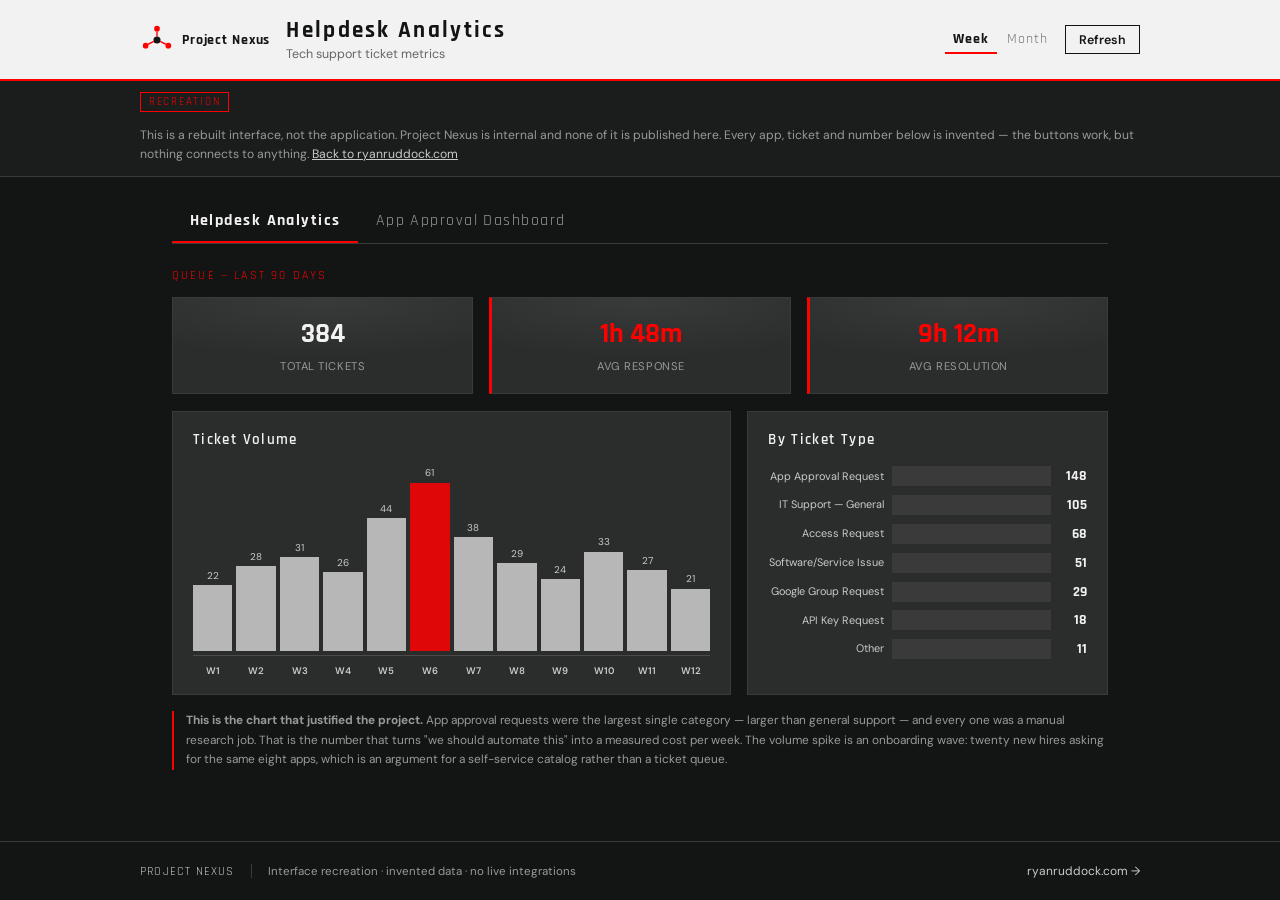
<file: nexus.html>
<!DOCTYPE html>
<html lang="en">
<head>
<meta charset="UTF-8">
<meta name="viewport" content="width=device-width, initial-scale=1.0">
<title>Project Nexus :: ryanruddock.com</title>
<link rel="icon" href="data:image/svg+xml,<svg xmlns=%22http://www.w3.org/2000/svg%22 viewBox=%220 0 48 48%22><circle cx=%2224%22 cy=%228%22 r=%225%22 fill=%22%23FF0000%22/><circle cx=%228%22 cy=%2232%22 r=%225%22 fill=%22%23FF0000%22/><circle cx=%2240%22 cy=%2232%22 r=%225%22 fill=%22%23FF0000%22/></svg>">
<style>
/* ===========================================================
   PROJECT NEXUS — recreation of the internal tool's interface.
   Fake data throughout. Styling follows the production app's
   own design tokens so it reads the way it actually did.
   =========================================================== */

@font-face {
  font-family: 'Rajdhani';
  src: url('fonts/Rajdhani-Regular.ttf') format('truetype');
  font-weight: 400; font-style: normal; font-display: swap;
}
@font-face {
  font-family: 'Rajdhani';
  src: url('fonts/Rajdhani-SemiBold.ttf') format('truetype');
  font-weight: 600; font-style: normal; font-display: swap;
}
@font-face {
  font-family: 'Rajdhani';
  src: url('fonts/Rajdhani-Bold.ttf') format('truetype');
  font-weight: 700; font-style: normal; font-display: swap;
}
@font-face {
  font-family: 'DM Sans';
  src: url('fonts/DMSans-Variable.ttf') format('truetype');
  font-weight: 100 1000; font-style: normal; font-display: swap;
}

*, *::before, *::after { box-sizing: border-box; margin: 0; padding: 0; }

:root {
  --r8-red: #FF0000;
  --r8-black: #131414;
  --r8-white: #F2F2F2;
  --r8-gray-mid: #CACACA;
  --r8-pure-white: #ffffff;
  --r8-dark: #2B2C2C;
  --r8-panel: #2B2C2C;
  --r8-border: #3a3a3a;
  --r8-border-hover: #4a4a4a;
  --r8-text: #F2F2F2;
  --r8-text-muted: #CACACA;
  --r8-text-dim: #999999;
  --risk-high: #FF0000;
  --risk-med: #f6ad55;
  --risk-low: #68d391;
  --risk-unk: #CACACA;
  --font-heading: 'Rajdhani', 'Arial Narrow', sans-serif;
  --font-subhead: 'Rajdhani', 'Arial Narrow', sans-serif;
  --font-body: 'DM Sans', system-ui, sans-serif;
}

body {
  font-family: var(--font-body);
  background: var(--r8-black);
  color: var(--r8-text);
  min-height: 100vh;
  display: flex;
  flex-direction: column;
  font-size: 15px;
}

/* ====================== HEADER ====================== */
header {
  background: var(--r8-white);
  border-bottom: 2px solid var(--r8-red);
  padding: 1.1rem 2rem;
}
.header-content {
  max-width: 1000px; margin: 0 auto;
  display: flex; align-items: center; justify-content: space-between;
  gap: 1rem; flex-wrap: wrap;
}
.header-left { display: flex; align-items: center; gap: 1rem; }
.back-link {
  color: var(--r8-black); text-decoration: none;
  font-size: 0.9rem; font-weight: 700;
  display: flex; align-items: center; gap: 0.5rem;
  font-family: var(--font-heading); letter-spacing: 0.06em;
}
.back-link:hover { opacity: 0.8; }
.back-logo { width: 34px; height: 34px; flex-shrink: 0; }
header h1 {
  font-family: var(--font-heading);
  font-size: 1.45rem; font-weight: 700;
  color: var(--r8-black); letter-spacing: 0.1em;
  line-height: 1.1;
}
.subtitle { font-size: 0.78rem; color: #666666; margin-top: 0.15rem; }
.header-actions { display: flex; align-items: center; gap: 0.6rem; flex-wrap: wrap; }

.toggle-group { display: flex; gap: 0.15rem; }
.toggle-btn {
  background: none; border: 0; border-bottom: 2px solid transparent;
  color: #777777; font-family: var(--font-subhead);
  font-size: 0.85rem; letter-spacing: 0.07em;
  padding: 0.3rem 0.5rem; cursor: pointer;
}
.toggle-btn:hover { color: var(--r8-black); }
.toggle-btn.active { color: var(--r8-black); border-bottom-color: var(--r8-red); font-weight: 700; }

.btn-refresh {
  background: none; color: var(--r8-black);
  border: 1px solid var(--r8-black);
  padding: 0.35rem 0.8rem; font-size: 0.78rem;
  font-weight: 600; cursor: pointer; font-family: var(--font-body);
}
.btn-refresh:hover { opacity: 0.65; }
.btn-refresh:disabled { opacity: 0.4; cursor: not-allowed; }

/* ================== DEMO DISCLOSURE ================== */
.demobar {
  background: #1b1c1c;
  border-bottom: 1px solid var(--r8-border);
  padding: 0.7rem 2rem;
}
.demobar-inner {
  max-width: 1000px; margin: 0 auto;
  display: flex; gap: 0.85rem; align-items: baseline; flex-wrap: wrap;
}
.demotag {
  font-family: var(--font-subhead);
  font-size: 0.68rem; letter-spacing: 0.16em;
  color: var(--r8-red); border: 1px solid var(--r8-red);
  padding: 0.12rem 0.5rem; white-space: nowrap; flex-shrink: 0;
}
.demobar p { font-size: 0.76rem; color: var(--r8-text-dim); line-height: 1.6; }
.demobar a { color: var(--r8-text-muted); }

/* ======================= MAIN ======================= */
main { max-width: 1000px; margin: 0 auto; padding: 1.5rem 2rem 3rem; width: 100%; flex: 1; }

.section-label {
  font-family: var(--font-subhead);
  font-size: 0.75rem; color: var(--r8-red);
  letter-spacing: 0.18em; text-transform: uppercase;
  margin-bottom: 0.9rem;
}

/* view switch between the two tools */
.toolbar { display: flex; gap: 0; border-bottom: 1px solid var(--r8-border); margin-bottom: 1.5rem; }
.toolbtn {
  background: none; border: 0; border-bottom: 2px solid transparent;
  color: var(--r8-text-dim); font-family: var(--font-subhead);
  font-size: 1rem; letter-spacing: 0.09em;
  padding: 0.6rem 1.1rem; cursor: pointer;
}
.toolbtn:hover { color: var(--r8-text); }
.toolbtn.active { color: var(--r8-white); border-bottom-color: var(--r8-red); font-weight: 700; }

.view[hidden] { display: none; }

/* ======================== KPIs ====================== */
.kpi-row { display: grid; grid-template-columns: repeat(3, 1fr); gap: 1rem; margin-bottom: 1.1rem; }
.kpi-card {
  background: var(--r8-panel); border: 1px solid var(--r8-border);
  padding: 1.1rem 1rem; text-align: center; position: relative; overflow: hidden;
}
.kpi-card::before {
  content: ''; position: absolute; inset: 0; pointer-events: none;
  background: radial-gradient(120% 90% at 50% 0%, rgba(242,242,242,0.07), transparent 70%);
}
.kpi-card > * { position: relative; }
.kpi-card.accent { border-left: 3px solid var(--r8-red); }
.kpi-value {
  display: block; font-family: var(--font-heading);
  font-size: 1.75rem; font-weight: 700; color: var(--r8-white); margin-bottom: 0.2rem;
}
.kpi-card.accent .kpi-value { color: var(--r8-red); }
.kpi-label { font-size: 0.7rem; color: var(--r8-text-dim); text-transform: uppercase; letter-spacing: 0.05em; }

/* ======================= CHARTS ===================== */
.charts-row { display: grid; grid-template-columns: 1.55fr 1fr; gap: 1rem; }
.chart-card {
  background: var(--r8-panel); border: 1px solid var(--r8-border);
  padding: 1.1rem 1.25rem; min-width: 0;
}
.chart-card h2 {
  font-family: var(--font-subhead); font-size: 0.95rem; font-weight: 600;
  letter-spacing: 0.09em; color: var(--r8-white); margin-bottom: 1.1rem;
}

.bar-chart {
  display: flex; align-items: flex-end; gap: 4px;
  border-bottom: 1px solid var(--r8-border-hover);
  height: 190px; padding-bottom: 4px;
}
.bar-group { flex: 1; display: flex; flex-direction: column; align-items: center; justify-content: flex-end; height: 100%; min-width: 0; }
.bar-value { font-size: 0.62rem; color: var(--r8-text-muted); margin-bottom: 0.2rem; }
.bar {
  width: 100%; background: var(--r8-white); opacity: 0.7;
  transition: height 0.35s ease, opacity 0.15s;
}
.bar:hover { opacity: 1; }
.bar.bar-accent { background: var(--r8-red); opacity: 0.85; }
.bar.bar-accent:hover { opacity: 1; }
.bar-labels { display: flex; gap: 4px; margin-top: 0.45rem; }
.bar-labels span { flex: 1; text-align: center; font-size: 0.6rem; font-weight: 600; color: var(--r8-text-muted); min-width: 0; }

.horiz-bars { display: flex; flex-direction: column; gap: 0.55rem; }
.horiz-bar-row { display: flex; align-items: center; gap: 0.5rem; }
.horiz-bar-label { font-size: 0.68rem; color: var(--r8-text-muted); width: 116px; flex-shrink: 0; text-align: right; line-height: 1.25; }
.horiz-bar-track { flex: 1; height: 20px; background: var(--r8-border); min-width: 0; }
.horiz-bar-fill { height: 100%; background: var(--r8-white); opacity: 0.75; transition: width 0.35s ease; }
.horiz-bar-fill.accent { background: var(--r8-red); opacity: 0.9; }
.horiz-bar-count { font-family: var(--font-heading); font-size: 0.85rem; font-weight: 700; color: var(--r8-white); width: 28px; text-align: right; }

.chart-note { font-size: 0.74rem; color: var(--r8-text-dim); line-height: 1.65; margin-top: 1rem; border-left: 2px solid var(--r8-red); padding-left: 0.75rem; }

/* ==================== APP APPROVAL ================== */
.tab-bar { display: flex; gap: 0; margin-bottom: 1.2rem; border-bottom: 1px solid var(--r8-border); flex-wrap: wrap; }
.tab {
  background: none; border: 0; border-bottom: 2px solid transparent;
  color: var(--r8-text-dim); font-family: var(--font-subhead);
  font-size: 0.9rem; letter-spacing: 0.06em; padding: 0.55rem 0.95rem; cursor: pointer;
}
.tab:hover { color: var(--r8-text); }
.tab.active { color: var(--r8-white); border-bottom-color: var(--r8-red); font-weight: 700; }
.tab .cnt { color: var(--r8-text-dim); font-size: 0.78rem; }

.summary-bar { display: flex; gap: 0.6rem; margin-bottom: 1.2rem; flex-wrap: wrap; }
.summary-pill {
  display: flex; align-items: baseline; gap: 0.4rem;
  background: #1b1c1c; border: 1px solid var(--r8-border);
  padding: 0.45rem 0.85rem; border-radius: 3px;
}
.pill-count { font-family: var(--font-heading); font-size: 1.05rem; font-weight: 700; line-height: 1; }
.pill-label { font-size: 0.68rem; color: var(--r8-text-dim); text-transform: uppercase; letter-spacing: 0.06em; }
.summary-pill.high .pill-count    { color: var(--risk-high); }
.summary-pill.medium .pill-count  { color: var(--risk-med); }
.summary-pill.low .pill-count     { color: var(--risk-low); }
.summary-pill.unknown .pill-count { color: var(--risk-unk); }
.summary-pill.total .pill-count   { color: var(--r8-white); }

.app-list { display: flex; flex-direction: column; gap: 0.6rem; }
.app-card { background: #1e1f1f; border: 1px solid var(--r8-border); border-radius: 4px; }
.app-card.border-high    { border-left: 4px solid var(--risk-high); }
.app-card.border-medium  { border-left: 4px solid var(--risk-med); }
.app-card.border-low     { border-left: 4px solid var(--risk-low); }
.app-card.border-unknown { border-left: 4px solid var(--risk-unk); }

.app-header {
  display: flex; align-items: center; gap: 0.85rem;
  padding: 0.85rem 1.25rem; cursor: pointer; width: 100%;
  background: none; border: 0; text-align: left; color: inherit; font: inherit;
}
.app-header:hover { background: #232424; }
.app-card.open .app-header { background: var(--r8-dark); }
.app-name { display: block; font-family: var(--font-subhead); font-size: 1rem; font-weight: 600; letter-spacing: 0.04em; color: var(--r8-pure-white); }
.app-meta { display: block; font-size: 0.72rem; color: var(--r8-text-dim); margin-top: 0.15rem; }
.app-id { min-width: 0; }
.app-spacer { flex: 1; }
.risk-badge {
  font-family: var(--font-subhead); font-size: 0.7rem; font-weight: 700;
  letter-spacing: 0.1em; padding: 0.2rem 0.6rem; border-radius: 2px;
  border: 1px solid; white-space: nowrap;
}
.risk-badge.high    { color: var(--risk-high); border-color: var(--risk-high); background: rgba(255,0,0,0.09); }
.risk-badge.medium  { color: var(--risk-med);  border-color: var(--risk-med);  background: rgba(246,173,85,0.09); }
.risk-badge.low     { color: var(--risk-low);  border-color: var(--risk-low);  background: rgba(104,211,145,0.09); }
.risk-badge.unknown { color: var(--risk-unk);  border-color: var(--risk-unk);  background: rgba(202,202,202,0.07); }
.chevron { color: var(--r8-text-dim); font-size: 0.8rem; transition: transform 0.2s; }
.app-card.open .chevron { transform: rotate(180deg); }

.app-detail { display: none; padding: 0 1.25rem 1.1rem; }
.app-card.open .app-detail { display: block; }

.risk-reason { font-size: 0.78rem; color: var(--r8-text-muted); font-style: italic; padding: 0.75rem 0 0.9rem; }

table.factors { width: 100%; border-collapse: collapse; font-size: 0.76rem; }
table.factors th {
  text-align: left; font-family: var(--font-subhead);
  font-size: 0.66rem; letter-spacing: 0.1em; text-transform: uppercase;
  color: var(--r8-text-dim); font-weight: 600;
  padding: 0.4rem 0.6rem 0.4rem 0; border-bottom: 1px solid var(--r8-border);
}
table.factors td { padding: 0.45rem 0.6rem 0.45rem 0; border-bottom: 1px solid #262727; vertical-align: top; color: var(--r8-text-muted); }
table.factors tr:last-child td { border-bottom: 0; }
table.factors .f-name { color: var(--r8-text); width: 30%; }
table.factors .f-src { font-size: 0.68rem; color: var(--r8-text-dim); white-space: nowrap; }
.escalates { color: var(--risk-high); font-size: 0.62rem; font-weight: 700; letter-spacing: 0.04em; white-space: nowrap; }

.fpill {
  display: inline-block; font-size: 0.64rem; font-weight: 700;
  letter-spacing: 0.05em; padding: 0.1rem 0.45rem; border: 1px solid; border-radius: 2px; white-space: nowrap;
}
.fpill.high    { color: var(--risk-high); border-color: var(--risk-high); }
.fpill.medium  { color: var(--risk-med);  border-color: var(--risk-med); }
.fpill.low     { color: var(--risk-low);  border-color: var(--risk-low); }
.fpill.unknown { color: var(--risk-unk);  border-color: var(--risk-unk); }

.app-actions { display: flex; gap: 0.5rem; padding-top: 1rem; flex-wrap: wrap; align-items: center; }
.btn {
  font-family: var(--font-body); font-size: 0.76rem; font-weight: 600;
  padding: 0.4rem 0.9rem; border-radius: 2px; cursor: pointer;
  background: none; border: 1px solid;
}
.btn-approve  { color: var(--risk-low); border-color: var(--risk-low); }
.btn-approve:hover  { background: rgba(104,211,145,0.12); }
.btn-restrict { color: var(--risk-high); border-color: var(--risk-high); }
.btn-restrict:hover { background: rgba(255,0,0,0.12); }
.btn-analyze  { color: var(--r8-white); border-color: var(--r8-text-dim); }
.btn-analyze:hover  { background: rgba(242,242,242,0.08); }
.btn:disabled { opacity: 0.4; cursor: not-allowed; }

.decided { font-size: 0.74rem; color: var(--r8-text-dim); font-style: italic; }
.decided b { font-style: normal; }
.decided.approve b { color: var(--risk-low); }
.decided.restrict b { color: var(--risk-high); }

/* ---- what actually happens after a decision ---- */
.outcome { margin-top: 1rem; border: 1px solid var(--r8-border); background: #171818; border-left: 3px solid; }
.outcome.approve  { border-left-color: var(--risk-low); }
.outcome.restrict { border-left-color: var(--risk-high); }
.outcome-head {
  display: flex; align-items: baseline; gap: 0.6rem; flex-wrap: wrap;
  padding: 0.7rem 1rem 0.55rem;
  font-family: var(--font-subhead); font-size: 0.82rem;
  letter-spacing: 0.1em; font-weight: 700;
}
.outcome.approve  .outcome-head { color: var(--risk-low); }
.outcome.restrict .outcome-head { color: var(--risk-high); }
.outcome-head .stamp { font-family: var(--font-body); font-size: 0.68rem; font-weight: 400; letter-spacing: 0; color: var(--r8-text-dim); margin-left: auto; }
.outcome ul { list-style: none; padding: 0 1rem 0.85rem; display: flex; flex-direction: column; gap: 0.45rem; }
.outcome li {
  display: flex; gap: 0.7rem; align-items: baseline;
  font-size: 0.78rem; color: var(--r8-text-muted); line-height: 1.5;
  opacity: 0; animation: fireIn 0.28s ease forwards;
}
.outcome li .sys {
  flex: 0 0 82px; font-family: var(--font-subhead); font-size: 0.7rem;
  letter-spacing: 0.07em; color: var(--r8-white); text-transform: uppercase;
}
.outcome li .sys::before { content: "\2192  "; color: var(--r8-text-dim); }
.outcome li b { color: var(--r8-white); font-weight: 600; }
@keyframes fireIn { from { opacity: 0; transform: translateY(-3px); } to { opacity: 1; transform: none; } }
@media (prefers-reduced-motion: reduce) { .outcome li { animation: none; opacity: 1; } }
.outcome-foot { padding: 0 1rem 0.85rem; font-size: 0.72rem; color: var(--r8-text-dim); font-style: italic; }
.btn-undo { color: var(--r8-text-dim); border-color: var(--r8-border-hover); }
.btn-undo:hover { background: rgba(242,242,242,0.06); color: var(--r8-white); }

.empty { color: var(--r8-text-dim); font-size: 0.82rem; padding: 2rem 0; text-align: center; }

/* analysing state */
.analysing { display: flex; align-items: center; gap: 0.6rem; font-size: 0.76rem; color: var(--r8-text-dim); padding: 0.9rem 0; }
.spinner {
  width: 13px; height: 13px; border: 2px solid var(--r8-border);
  border-top-color: var(--r8-red); border-radius: 50%;
  animation: spin 0.7s linear infinite;
}
@keyframes spin { to { transform: rotate(360deg); } }
@media (prefers-reduced-motion: reduce) { .spinner { animation: none; } .bar, .horiz-bar-fill { transition: none; } }

/* ======================= FOOTER ===================== */
footer { border-top: 1px solid var(--r8-border); padding: 1.3rem 2rem; }
.footer-content { max-width: 1000px; margin: 0 auto; display: flex; align-items: center; gap: 1rem; flex-wrap: wrap; }
.footer-name { font-family: var(--font-subhead); font-size: 0.75rem; color: var(--r8-text-muted); letter-spacing: 0.1em; }
.footer-divider { width: 1px; height: 14px; background: var(--r8-border); }
.footer-tagline { font-size: 0.72rem; color: var(--r8-text-dim); }
.footer-link { font-size: 0.75rem; color: var(--r8-text-muted); text-decoration: none; margin-left: auto; }
.footer-link:hover { color: var(--r8-red); }

@media (max-width: 760px) {
  header, .demobar, main, footer { padding-left: 1rem; padding-right: 1rem; }
  .kpi-row { grid-template-columns: 1fr; }
  .charts-row { grid-template-columns: 1fr; }
  .horiz-bar-label { width: 90px; }
  table.factors .f-src { display: none; }
}
</style>
</head>
<body>

<header>
  <div class="header-content">
    <div class="header-left">
      <a href="./index.html" class="back-link">
        <svg class="back-logo" viewBox="0 0 48 48" xmlns="http://www.w3.org/2000/svg">
          <circle cx="24" cy="8"  r="4" fill="#FF0000"/>
          <circle cx="8"  cy="32" r="4" fill="#FF0000"/>
          <circle cx="40" cy="32" r="4" fill="#FF0000"/>
          <circle cx="24" cy="24" r="5" fill="#131414"/>
          <line x1="24" y1="12" x2="24" y2="19" stroke="#FF0000" stroke-width="2"/>
          <line x1="11.5" y1="30" x2="19.5" y2="26" stroke="#FF0000" stroke-width="2"/>
          <line x1="36.5" y1="30" x2="28.5" y2="26" stroke="#FF0000" stroke-width="2"/>
        </svg>
        Project Nexus
      </a>
      <div>
        <h1 id="view-title">Helpdesk Analytics</h1>
        <p class="subtitle" id="view-sub">Tech support ticket metrics</p>
      </div>
    </div>
    <div class="header-actions" id="analytics-actions">
      <div class="toggle-group">
        <button type="button" class="toggle-btn active" data-gran="week">Week</button>
        <button type="button" class="toggle-btn" data-gran="month">Month</button>
      </div>
      <button type="button" class="btn-refresh" id="refresh-btn">Refresh</button>
    </div>
  </div>
</header>

<div class="demobar">
  <div class="demobar-inner">
    <span class="demotag">RECREATION</span>
    <p>This is a rebuilt interface, not the application. Project Nexus is internal and none of it is
    published here. Every app, ticket and number below is invented &mdash; the buttons work, but nothing
    connects to anything. <a href="./index.html">Back to ryanruddock.com</a></p>
  </div>
</div>

<main>

  <div class="toolbar">
    <button type="button" class="toolbtn active" data-view="analytics">Helpdesk Analytics</button>
    <button type="button" class="toolbtn" data-view="apps">App Approval Dashboard</button>
  </div>

  <!-- ===================== ANALYTICS ===================== -->
  <section class="view" id="view-analytics">
    <p class="section-label">Queue &mdash; last 90 days</p>

    <div class="kpi-row">
      <div class="kpi-card"><span class="kpi-value" id="kpi-total">384</span><span class="kpi-label">Total Tickets</span></div>
      <div class="kpi-card accent"><span class="kpi-value" id="kpi-resp">1h 48m</span><span class="kpi-label">Avg Response</span></div>
      <div class="kpi-card accent"><span class="kpi-value" id="kpi-res">9h 12m</span><span class="kpi-label">Avg Resolution</span></div>
    </div>

    <div class="charts-row">
      <div class="chart-card">
        <h2>Ticket Volume</h2>
        <div class="bar-chart" id="volume-chart"></div>
        <div class="bar-labels" id="volume-labels"></div>
      </div>
      <div class="chart-card">
        <h2>By Ticket Type</h2>
        <div class="horiz-bars" id="type-chart"></div>
      </div>
    </div>

    <p class="chart-note"><b>This is the chart that justified the project.</b> App approval requests were
    the largest single category &mdash; larger than general support &mdash; and every one was a manual
    research job. That is the number that turns "we should automate this" into a measured cost per week.
    The volume spike is an onboarding wave: twenty new hires asking for the same eight apps, which is an
    argument for a self-service catalog rather than a ticket queue.</p>
  </section>

  <!-- ==================== APP APPROVAL ==================== -->
  <section class="view" id="view-apps" hidden>
    <div class="tab-bar" id="tab-bar">
      <button type="button" class="tab active" data-tab="unapproved">Unapproved Apps <span class="cnt" id="c-unapproved"></span></button>
      <button type="button" class="tab" data-tab="approved">Approved <span class="cnt" id="c-approved"></span></button>
      <button type="button" class="tab" data-tab="restricted">Restricted <span class="cnt" id="c-restricted"></span></button>
    </div>

    <div class="summary-bar">
      <div class="summary-pill high"><span class="pill-count" id="s-high">0</span><span class="pill-label">High</span></div>
      <div class="summary-pill medium"><span class="pill-count" id="s-medium">0</span><span class="pill-label">Medium</span></div>
      <div class="summary-pill low"><span class="pill-count" id="s-low">0</span><span class="pill-label">Low</span></div>
      <div class="summary-pill unknown"><span class="pill-count" id="s-unknown">0</span><span class="pill-label">Unassessed</span></div>
      <div class="summary-pill total"><span class="pill-count" id="s-devices">0</span><span class="pill-label">Devices affected</span></div>
    </div>

    <div class="app-list" id="app-list"></div>
  </section>

</main>

<footer>
  <div class="footer-content">
    <span class="footer-name">PROJECT NEXUS</span>
    <span class="footer-divider"></span>
    <span class="footer-tagline">Interface recreation &middot; invented data &middot; no live integrations</span>
    <a class="footer-link" href="./index.html">ryanruddock.com &rarr;</a>
  </div>
</footer>

<script>
/* ---------------------------------------------------------------
   Everything below is demo scaffolding. No network calls are made.
   --------------------------------------------------------------- */

var VOLUME = {
  week:  { labels: ["W1","W2","W3","W4","W5","W6","W7","W8","W9","W10","W11","W12"],
           data:  [22,28,31,26,44,61,38,29,24,33,27,21], peak: 5 },
  month: { labels: ["FEB","MAR","APR","MAY","JUN","JUL","AUG","SEP"],
           data:  [41,52,68,112,74,49,41,36], peak: 3 }
};

var TYPES = [
  { name: "App Approval Request",  n: 148, accent: true },
  { name: "IT Support — General",  n: 105 },
  { name: "Access Request",        n: 68 },
  { name: "Software/Service Issue",n: 51 },
  { name: "Google Group Request",  n: 29 },
  { name: "API Key Request",       n: 18 },
  { name: "Other",                 n: 11 }
];

/* ten factors, matching the production engine's source list */
function F(name, rating, detail, source, escalates) {
  return { name: name, rating: rating, detail: detail, source: source, escalates: !!escalates };
}

var APPS = [
  {
    id: "clipvault", name: "ClipVault Pro 3.4", kind: "Clipboard manager",
    devices: 6, requests: 2, state: "unapproved", level: "unknown", assessed: false,
    reason: "Escalated by corporate entity: publisher's parent is registered in a restricted jurisdiction, so the remaining factors cannot lower the rating.",
    assessedLevel: "high",
    factors: [
      F("High-Risk Corporate Entity","high","Parent company registered in a jurisdiction on the restricted list","corp registry",true),
      F("CISA Known Exploited Vulns","low","No entries in the KEV catalog","CISA KEV",true),
      F("Known CVEs","medium","2 medium CVEs, both patched before 3.4","NIST NVD"),
      F("AI Safety Assessment","medium","Reads the system clipboard continuously and syncs to vendor storage","Bedrock"),
      F("AI-Verified Publisher","medium","Listed publisher does not match the signing certificate holder","Bedrock"),
      F("AI-Researched Jurisdiction","high","Data processed outside the US, no stated residency guarantee","Bedrock"),
      F("App Store Presence","unknown","Not distributed through the App Store, direct download only","App Store API"),
      F("Homebrew Package","low","Present as a cask, actively updated","Homebrew"),
      F("Privacy & Data Practices","high","Terms permit sharing user content with third parties","ToS;DR"),
      F("Official Repository","unknown","Closed source, no public repository to inspect","GitHub")
    ]
  },
  {
    id: "meetnotes", name: "MeetNotes AI 2.1", kind: "Meeting transcription",
    devices: 11, requests: 5, state: "unapproved", level: "unknown", assessed: false,
    reason: "No escalating factor. Records meeting audio and processes it off-device, which is a real exposure but a manageable one with a signed agreement.",
    assessedLevel: "medium",
    factors: [
      F("High-Risk Corporate Entity","low","US-registered, no restricted ownership found","corp registry",true),
      F("CISA Known Exploited Vulns","low","No entries in the KEV catalog","CISA KEV",true),
      F("Known CVEs","low","No CVEs recorded against any version","NIST NVD"),
      F("AI Safety Assessment","medium","Captures meeting audio, transcribes server-side, 30-day retention","Bedrock"),
      F("AI-Verified Publisher","low","Publisher matches signing certificate and domain registration","Bedrock"),
      F("AI-Researched Jurisdiction","low","US-only processing, residency stated in the terms","Bedrock"),
      F("App Store Presence","low","Present and reviewed, privacy nutrition label published","App Store API"),
      F("Homebrew Package","unknown","Not distributed via Homebrew","Homebrew"),
      F("Privacy & Data Practices","medium","Training on customer data permitted unless opted out","ToS;DR"),
      F("Official Repository","unknown","Closed source","GitHub")
    ]
  },
  {
    id: "pixelpack", name: "PixelPacker 4.2", kind: "Image compression",
    devices: 3, requests: 1, state: "unapproved", level: "unknown", assessed: false,
    reason: "Open source, local-only processing, actively maintained. Nothing leaves the device.",
    assessedLevel: "low",
    factors: [
      F("High-Risk Corporate Entity","low","Independent maintainer, no corporate owner","corp registry",true),
      F("CISA Known Exploited Vulns","low","No entries in the KEV catalog","CISA KEV",true),
      F("Known CVEs","low","One low CVE, patched in 4.0","NIST NVD"),
      F("AI Safety Assessment","low","Processes images locally, makes no network calls","Bedrock"),
      F("AI-Verified Publisher","low","Publisher identity matches repository owner","Bedrock"),
      F("AI-Researched Jurisdiction","low","No data leaves the device, jurisdiction not applicable","Bedrock"),
      F("App Store Presence","unknown","Distributed through Homebrew and GitHub releases","App Store API"),
      F("Homebrew Package","low","Maintained cask, updated within the last month","Homebrew"),
      F("Privacy & Data Practices","low","MIT licence, no telemetry, no terms to accept","ToS;DR"),
      F("Official Repository","low","Public repository, active commits, 40+ contributors","GitHub")
    ]
  },
  {
    id: "tunnelgo", name: "TunnelGo VPN 7.0", kind: "Consumer VPN",
    devices: 2, requests: 0, state: "unapproved", level: "unknown", assessed: false,
    reason: "Escalated by KEV: a vulnerability in this product is being actively exploited in the wild, which makes the rest of the analysis irrelevant.",
    assessedLevel: "high",
    factors: [
      F("High-Risk Corporate Entity","medium","Ownership structure is opaque across three holding companies","corp registry",true),
      F("CISA Known Exploited Vulns","high","Listed in the KEV catalog, exploited in the wild","CISA KEV",true),
      F("Known CVEs","high","4 CVEs, one critical and unpatched","NIST NVD"),
      F("AI Safety Assessment","high","Installs a system-level network extension and a root certificate","Bedrock"),
      F("AI-Verified Publisher","unknown","Could not establish a verifiable publisher identity","Bedrock"),
      F("AI-Researched Jurisdiction","medium","Exit nodes span jurisdictions with no consistent policy","Bedrock"),
      F("App Store Presence","unknown","Removed from the App Store in 2024","App Store API"),
      F("Homebrew Package","unknown","Not present","Homebrew"),
      F("Privacy & Data Practices","high","Logging policy contradicts itself between the terms and the site","ToS;DR"),
      F("Official Repository","unknown","Closed source","GitHub")
    ]
  },
  {
    id: "notewell", name: "NoteWell 5.8", kind: "Notes and docs",
    devices: 64, requests: 0, state: "approved", level: "low", assessed: true,
    reason: "Approved in the Q2 review cycle. Next reassessment in 41 days.",
    assessedLevel: "low", factors: []
  },
  {
    id: "packetpeek", name: "PacketPeek 2.2", kind: "Network analyser",
    devices: 0, requests: 0, state: "restricted", level: "high", assessed: true,
    reason: "Restricted in the Q1 cycle. Captures traffic fleet-wide; an approved alternative is published in the catalog.",
    assessedLevel: "high", factors: []
  }
];

function $(id) { return document.getElementById(id); }
function esc(s) { return String(s).replace(/&/g,"&amp;").replace(/</g,"&lt;").replace(/>/g,"&gt;"); }

/* ------------------------- analytics ------------------------- */
var gran = "week";

function renderVolume() {
  var v = VOLUME[gran];
  var max = Math.max.apply(null, v.data);
  $("volume-chart").innerHTML = v.data.map(function (n, i) {
    var h = Math.round((n / max) * 100);
    return '<div class="bar-group">'
         +   '<span class="bar-value">' + n + '</span>'
         +   '<span class="bar' + (i === v.peak ? " bar-accent" : "") + '" style="height:' + h + '%" title="' + n + ' tickets"></span>'
         + '</div>';
  }).join("");
  $("volume-labels").innerHTML = v.labels.map(function (l) { return "<span>" + l + "</span>"; }).join("");
  $("kpi-total").textContent = v.data.reduce(function (a, b) { return a + b; }, 0);
}

function renderTypes() {
  var max = TYPES[0].n;
  $("type-chart").innerHTML = TYPES.map(function (t) {
    return '<div class="horiz-bar-row">'
         +   '<span class="horiz-bar-label">' + esc(t.name) + '</span>'
         +   '<span class="horiz-bar-track"><span class="horiz-bar-fill' + (t.accent ? " accent" : "")
         +     '" style="width:' + Math.round((t.n / max) * 100) + '%"></span></span>'
         +   '<span class="horiz-bar-count">' + t.n + '</span>'
         + '</div>';
  }).join("");
}

/* ------------------------ app approval ----------------------- */
var tab = "unapproved";

function setTab(t) {
  tab = t;
  document.querySelectorAll(".tab").forEach(function (x) {
    x.classList.toggle("active", x.getAttribute("data-tab") === t);
  });
  renderApps();
}

function visible() { return APPS.filter(function (a) { return a.state === tab; }); }

function renderSummary() {
  var un = APPS.filter(function (a) { return a.state === "unapproved"; });
  var c = { high: 0, medium: 0, low: 0, unknown: 0 }, dev = 0;
  un.forEach(function (a) { c[a.level]++; dev += a.devices; });
  $("s-high").textContent = c.high;
  $("s-medium").textContent = c.medium;
  $("s-low").textContent = c.low;
  $("s-unknown").textContent = c.unknown;
  $("s-devices").textContent = dev;
  ["unapproved","approved","restricted"].forEach(function (t) {
    $("c-" + t).textContent = "(" + APPS.filter(function (a) { return a.state === t; }).length + ")";
  });
}

function factorRows(a) {
  return a.factors.map(function (f) {
    return '<tr>'
         +   '<td class="f-name">' + esc(f.name)
         +     (f.escalates ? ' <span class="escalates">&#9650; CAN ESCALATE</span>' : "")
         +   '</td>'
         +   '<td><span class="fpill ' + f.rating + '">' + f.rating.toUpperCase() + '</span></td>'
         +   '<td>' + esc(f.detail) + '</td>'
         +   '<td class="f-src">' + esc(f.source) + '</td>'
         + '</tr>';
  }).join("");
}

function renderApps() {
  var list = visible();
  if (!list.length) { $("app-list").innerHTML = '<p class="empty">Nothing in this tab.</p>'; return; }

  $("app-list").innerHTML = list.map(function (a) {
    var detail;
    if (a.state !== "unapproved") {
      detail = '<p class="risk-reason">' + esc(a.reason) + '</p>'
             + (a.outcome ? outcomeHtml(a.outcome) : "")
             + (a.outcome ? '<div class="app-actions"><button type="button" class="btn btn-undo" data-act="undo" data-id="' + a.id + '">Undo this decision</button></div>' : "");
    } else if (!a.assessed) {
      detail = '<p class="risk-reason">Not yet assessed. Ten sources are checked before a decision is available.</p>'
             + '<div class="app-actions"><button type="button" class="btn btn-analyze" data-act="analyze" data-id="' + a.id + '">Run assessment</button></div>';
    } else {
      detail = '<p class="risk-reason">' + esc(a.reason) + '</p>'
             + '<table class="factors"><thead><tr><th>Factor</th><th>Rating</th><th>Finding</th><th>Source</th></tr></thead>'
             + '<tbody>' + factorRows(a) + '</tbody></table>'
             + '<div class="app-actions">'
             +   '<button type="button" class="btn btn-approve" data-act="approve" data-id="' + a.id + '">Approve</button>'
             +   '<button type="button" class="btn btn-restrict" data-act="restrict" data-id="' + a.id + '">Restrict</button>'
             +   '<span class="decided">Decision is written to the wiki and pushed to devices.</span>'
             + '</div>';
    }

    return '<div class="app-card border-' + a.level + (a.open ? " open" : "") + '" data-card="' + a.id + '">'
         +   '<button type="button" class="app-header" data-act="toggle" data-id="' + a.id + '">'
         +     '<span class="app-id"><span class="app-name">' + esc(a.name) + '</span>'
         +     '<span class="app-meta">' + esc(a.kind) + ' &middot; ' + a.devices + ' device' + (a.devices === 1 ? "" : "s")
         +       (a.requests ? ' &middot; ' + a.requests + ' request' + (a.requests === 1 ? "" : "s") : "") + '</span></span>'
         +     '<span class="app-spacer"></span>'
         +     '<span class="risk-badge ' + a.level + '">' + (a.assessed ? a.level.toUpperCase() : "UNASSESSED") + '</span>'
         +     '<span class="chevron">&#9660;</span>'
         +   '</button>'
         +   '<div class="app-detail">' + detail + '</div>'
         + '</div>';
  }).join("");
  renderSummary();
}

function byId(id) { for (var i = 0; i < APPS.length; i++) if (APPS[i].id === id) return APPS[i]; }

function reviewDate() {
  var d = new Date(); d.setDate(d.getDate() + 90);
  return d.toLocaleDateString("en-GB", { day: "numeric", month: "short", year: "numeric" });
}

/* What the production system actually did once a human clicked the button.
   Nothing fires here — this is the chain of consequences, spelled out. */
function buildOutcome(a, kind) {
  var dev = a.devices, req = a.requests;
  var plural = function (n, one, many) { return n + " " + (n === 1 ? one : many); };

  if (kind === "approve") {
    return {
      kind: "approve",
      lines: [
        ["Jamf Pro",  "Published to the <b>app catalog</b>. Installable from Self Service, no ticket needed."],
        ["Jamf Pro",  "Cleared from the unapproved-software extension attribute, so it stops being reported on " + plural(dev, "device", "devices") + "."],
        ["Wiki.js",   "Approved software page updated &mdash; entry written with the rating, the date and the reviewer."],
        ["Helpdesk",  req ? plural(req, "open request", "open requests") + " answered automatically and closed." : "No open requests to answer."],
        ["Postgres",  "Decision stored with all ten factor findings attached, so the reasoning survives the person who made it."],
        ["Review",    "Reassessment scheduled for <b>" + reviewDate() + "</b>. An approval nobody re-checks is just a list of things that were once fine."]
      ],
      foot: "This is what the single click did. The approved list and the enforced reality stay the same thing because the same action writes both."
    };
  }
  return {
    kind: "restrict",
    lines: [
      ["Jamf Pro",  "Added to <b>restricted software</b>. Removed from " + plural(dev, "device", "devices") + " at next check-in."],
      ["Jamf Pro",  "Blocked from the app catalog so it cannot be re-installed from Self Service."],
      ["Wiki.js",   "Listed as restricted on the approved software page, <b>with the reasoning</b> &mdash; not just a refusal."],
      ["Helpdesk",  req ? plural(req, "request", "requests") + " answered with the reason and a working alternative from the catalog." : "No open requests to answer."],
      ["Postgres",  "Escalating factor recorded for audit &mdash; the thing an assessor asks about later."],
      ["Review",    "Revisit on <b>" + reviewDate() + "</b>, in case the vendor fixes what got it restricted."]
    ],
    foot: "Restriction without an alternative just gets routed around. Publishing the replacement in the same action is what makes it stick."
  };
}

function outcomeHtml(o) {
  return '<div class="outcome ' + o.kind + '">'
       +   '<div class="outcome-head">' + (o.kind === "approve" ? "&#10003; APPROVED" : "&#9888; RESTRICTED")
       +     '<span class="stamp">what this click would have done</span></div>'
       +   '<ul>' + o.lines.map(function (l, i) {
              return '<li style="animation-delay:' + (i * 0.09).toFixed(2) + 's">'
                   +   '<span class="sys">' + l[0] + '</span><span>' + l[1] + '</span></li>';
            }).join("") + '</ul>'
       +   '<p class="outcome-foot">' + o.foot + '</p>'
       + '</div>';
}

document.addEventListener("click", function (e) {
  var t = e.target.closest ? e.target.closest("[data-act]") : null;

  if (t) {
    var a = byId(t.getAttribute("data-id"));
    var act = t.getAttribute("data-act");

    if (act === "toggle") { a.open = !a.open; renderApps(); return; }

    if (act === "analyze") {
      var card = document.querySelector('[data-card="' + a.id + '"] .app-detail');
      card.innerHTML = '<div class="analysing"><span class="spinner"></span>'
                     + 'Checking 10 sources &mdash; CISA KEV, NIST NVD, App Store, Homebrew, ToS;DR, GitHub, corporate registry, and three AI assessments&hellip;</div>';
      setTimeout(function () { a.assessed = true; a.level = a.assessedLevel; a.open = true; renderApps(); }, 1400);
      return;
    }

    if (act === "approve" || act === "restrict") {
      a.prev = { state: a.state, reason: a.reason };
      a.state = (act === "approve") ? "approved" : "restricted";
      a.outcome = buildOutcome(a, act);
      a.reason = (act === "approve")
        ? "Approved just now, on the strength of ten checked sources."
        : "Restricted just now. " + a.reason;
      a.open = true;
      setTab(a.state);
      return;
    }

    if (act === "undo") {
      a.state = a.prev ? a.prev.state : "unapproved";
      a.reason = a.prev ? a.prev.reason : a.reason;
      a.outcome = null; a.open = true;
      setTab(a.state);
      return;
    }
  }

  var tb = e.target.closest ? e.target.closest(".tab") : null;
  if (tb) { setTab(tb.getAttribute("data-tab")); return; }

  var g = e.target.closest ? e.target.closest(".toggle-btn") : null;
  if (g) {
    gran = g.getAttribute("data-gran");
    document.querySelectorAll(".toggle-btn").forEach(function (x) { x.classList.toggle("active", x === g); });
    renderVolume();
    return;
  }

  var vb = e.target.closest ? e.target.closest(".toolbtn") : null;
  if (vb) {
    var v = vb.getAttribute("data-view");
    if (location.hash !== "#" + v) { location.hash = v; } else { showView(v); }
    return;
  }

  if (e.target.id === "refresh-btn") {
    var b = e.target; b.disabled = true; b.textContent = "Refreshing…";
    setTimeout(function () { b.disabled = false; b.textContent = "Refresh"; renderVolume(); }, 900);
  }
});

function showView(v) {
  var btn = document.querySelector('.toolbtn[data-view="' + v + '"]');
  if (!btn) { v = "analytics"; btn = document.querySelector('.toolbtn[data-view="analytics"]'); }
  document.querySelectorAll(".toolbtn").forEach(function (x) { x.classList.toggle("active", x === btn); });
  $("view-analytics").hidden = (v !== "analytics");
  $("view-apps").hidden = (v !== "apps");
  $("analytics-actions").style.visibility = (v === "analytics") ? "visible" : "hidden";
  $("view-title").textContent = (v === "analytics") ? "Helpdesk Analytics" : "App Approval Dashboard";
  $("view-sub").textContent = (v === "analytics") ? "Tech support ticket metrics" : "Risk intelligence from 10 sources";
}

renderVolume();
renderTypes();
renderApps();
showView((location.hash || "").replace("#", "") || "analytics");
window.addEventListener("hashchange", function () {
  showView((location.hash || "").replace("#", "") || "analytics");
});
</script>

</body>
</html>
</file>
